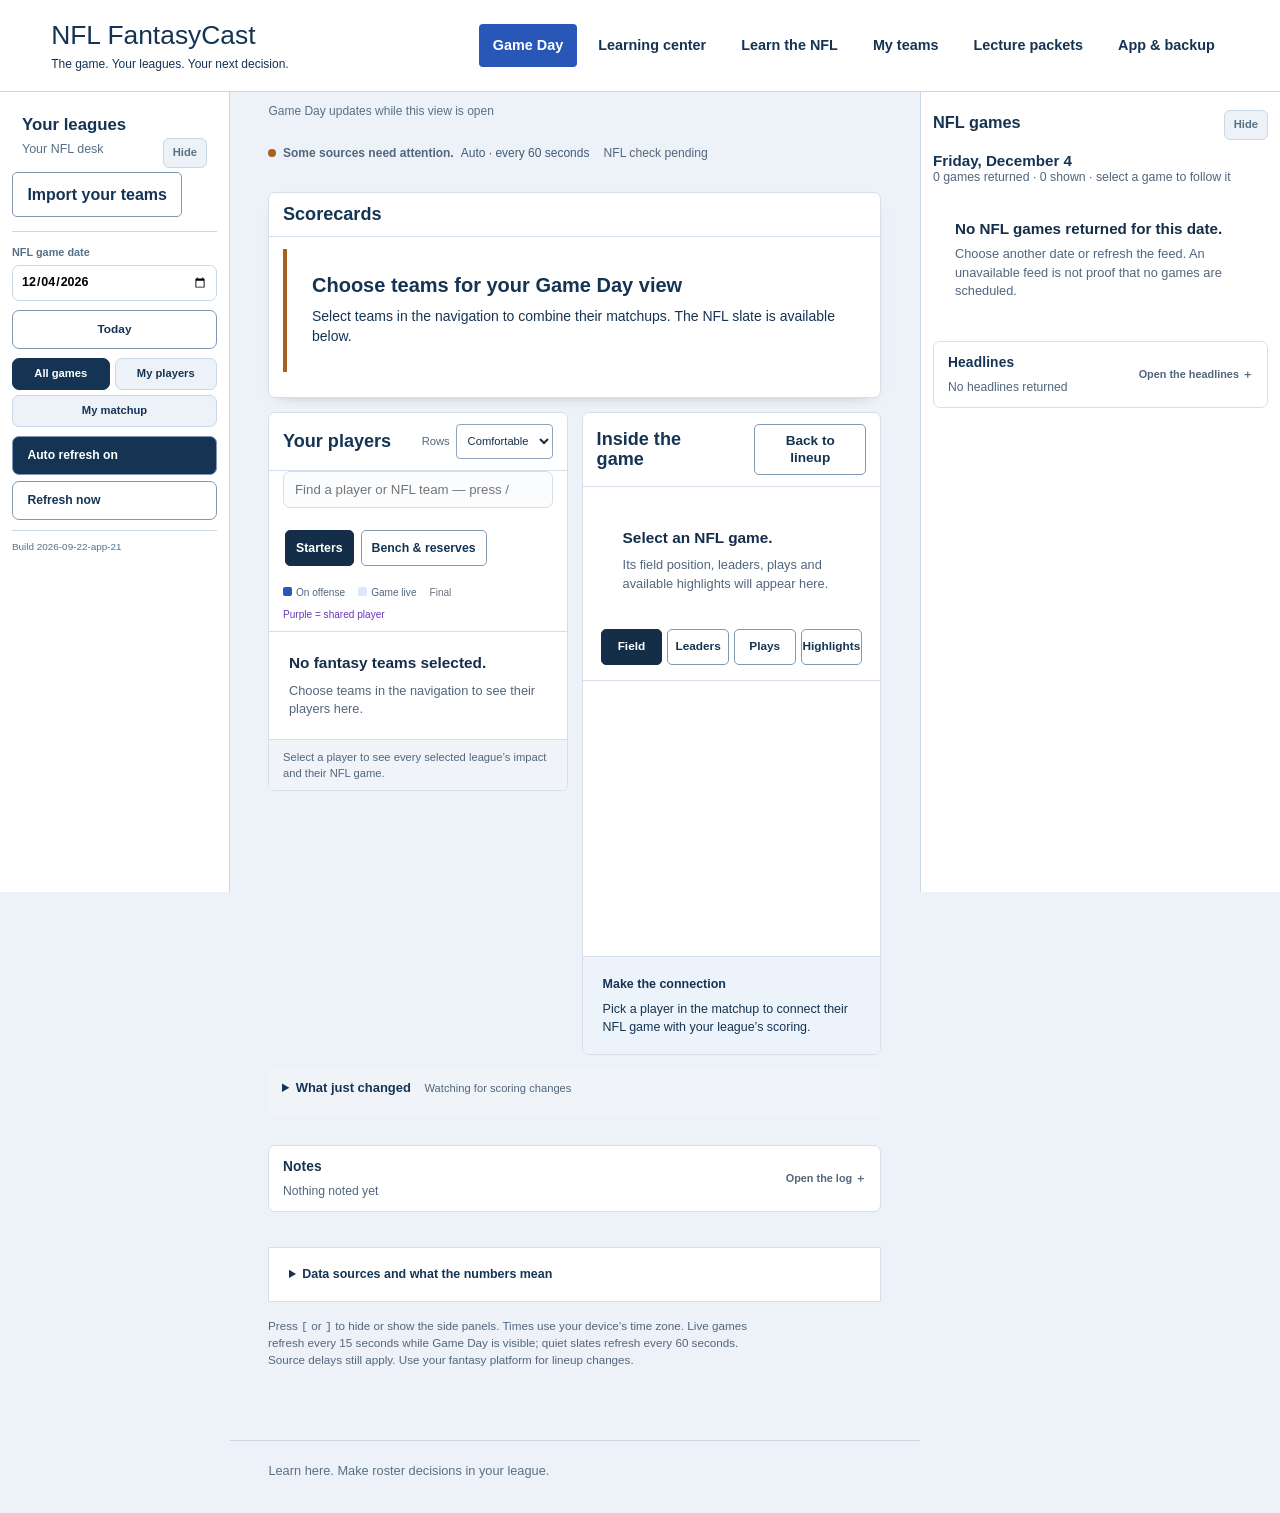
<file: index.html>
<!doctype html>
<html lang="en" data-app="nfl-field-guide">
<head><meta charset="utf-8"><meta name="viewport" content="width=device-width,initial-scale=1,viewport-fit=cover"><meta name="color-scheme" content="light"><meta name="theme-color" content="#153453"><meta name="apple-mobile-web-app-capable" content="yes"><meta name="apple-mobile-web-app-title" content="FantasyCast"><meta name="apple-mobile-web-app-status-bar-style" content="default"><link rel="manifest" href="manifest.webmanifest"><link rel="apple-touch-icon" href="assets/app/icon-180.png"><link rel="icon" href="assets/app/icon-192.png"><title>NFL FantasyCast</title><link rel="stylesheet" href="style.css"><link rel="stylesheet" href="gameday.css"><link rel="stylesheet" href="device.css"><link rel="stylesheet" href="league-rail.css"></head>
<body><a class="skip" href="#main">Skip to content</a><header class="masthead"><a href="#gameday" class="brand"><strong>NFL FantasyCast</strong><span>The game. Your leagues. Your next decision.</span></a><nav aria-label="Main"><a href="#gameday" data-nav="gameday">Game Day</a><a href="#home" data-nav="home">Learning center</a><a href="#learn" data-nav="learn">Learn the NFL</a><a href="#teams" data-nav="teams">My teams</a><a href="#packets" data-nav="packets">Lecture packets</a><a href="#app" data-nav="app">App &amp; backup</a></nav></header><div class="app-frame"><aside id="league-rail" class="league-rail side-pane" aria-label="Your leagues"><div class="pane-grip" data-pane="rail" role="separator" aria-orientation="vertical" aria-label="Resize the league panel" tabindex="0"></div><div class="league-rail-heading"><h2>Your leagues</h2><button class="pane-hide" data-pane-toggle="rail" aria-expanded="true" aria-controls="league-rail" title="Hide the league panel (keyboard: [ )">Hide</button><p id="league-focus-summary" role="status" aria-live="polite"></p></div><button id="all-leagues" class="all-leagues" aria-pressed="true"><span class="all-leagues-mark" aria-hidden="true">▦</span>All leagues</button><p id="league-help" class="league-help">Open one · check several to combine.</p><nav id="league-options" class="league-options" aria-label="League selection"></nav><a id="league-import" class="button" href="#app" hidden>Import your teams</a><div id="league-rail-tools"></div><div id="rail-build" class="rail-build"><span id="rail-build-id">Build —</span><button id="rail-build-update" hidden>Update ready · restart</button></div></aside><div class="app-workspace"><div class="context-strip"><span id="context-kind"></span></div>
<section id="speech" class="speech" aria-label="Presentation controls" hidden><div><b id="speech-title"></b><p id="speech-status" role="status"></p></div><div class="speech-actions"><button id="speech-play">Pause</button><button id="speech-replay">Replay</button><button id="speech-stop">Stop</button><button id="speech-continue" hidden>Continue</button><label>Speed <select id="speech-speed"><option value="0.8">0.8×</option><option value="1" selected>1×</option><option value="1.25">1.25×</option><option value="1.5">1.5×</option><option value="2">2×</option></select></label><button id="speech-close" aria-label="Close presentation">Close</button></div><progress id="speech-progress" max="1" value="0" aria-label="Narration progress"></progress><details><summary>Current narration</summary><p id="speech-caption"></p></details><audio id="narration" preload="metadata"></audio></section>
<main id="main" tabindex="-1"></main><footer class="footer"><p>Learn here. Make roster decisions in your league.</p><p> </p></footer></div><aside id="game-rail" class="game-rail side-pane" aria-label="NFL games and the selected game" hidden><div class="pane-grip" data-pane="game" role="separator" aria-orientation="vertical" aria-label="Resize the games panel" tabindex="0"></div><div class="game-rail-head"><h2>NFL games</h2><button class="pane-hide" data-pane-toggle="game" aria-expanded="true" aria-controls="game-rail" title="Hide the games panel (keyboard: ] )">Hide</button></div><div id="game-rail-body"></div></aside></div><button class="pane-reopen pane-reopen-left" data-pane-toggle="rail" aria-expanded="false" aria-controls="league-rail" title="Show the league panel (keyboard: [ )">Leagues</button><button class="pane-reopen pane-reopen-right" data-pane-toggle="game" aria-expanded="false" aria-controls="game-rail" title="Show the games panel (keyboard: ] )">NFL games</button><div id="notice" role="status" aria-live="polite"></div><noscript>This local interactive guide requires JavaScript. Its authored content and source links are also available in data.json.</noscript><script src="delivery.js"></script><script src="data.js"></script><script src="profile.js"></script><script src="win-chance.js"></script><script src="improve.js"></script><script src="browser-feed.js"></script><script src="device.js"></script><script src="game-insights.js"></script><script src="gameday.js"></script><script src="app.js"></script><script src="present.js"></script></body></html>
</file>
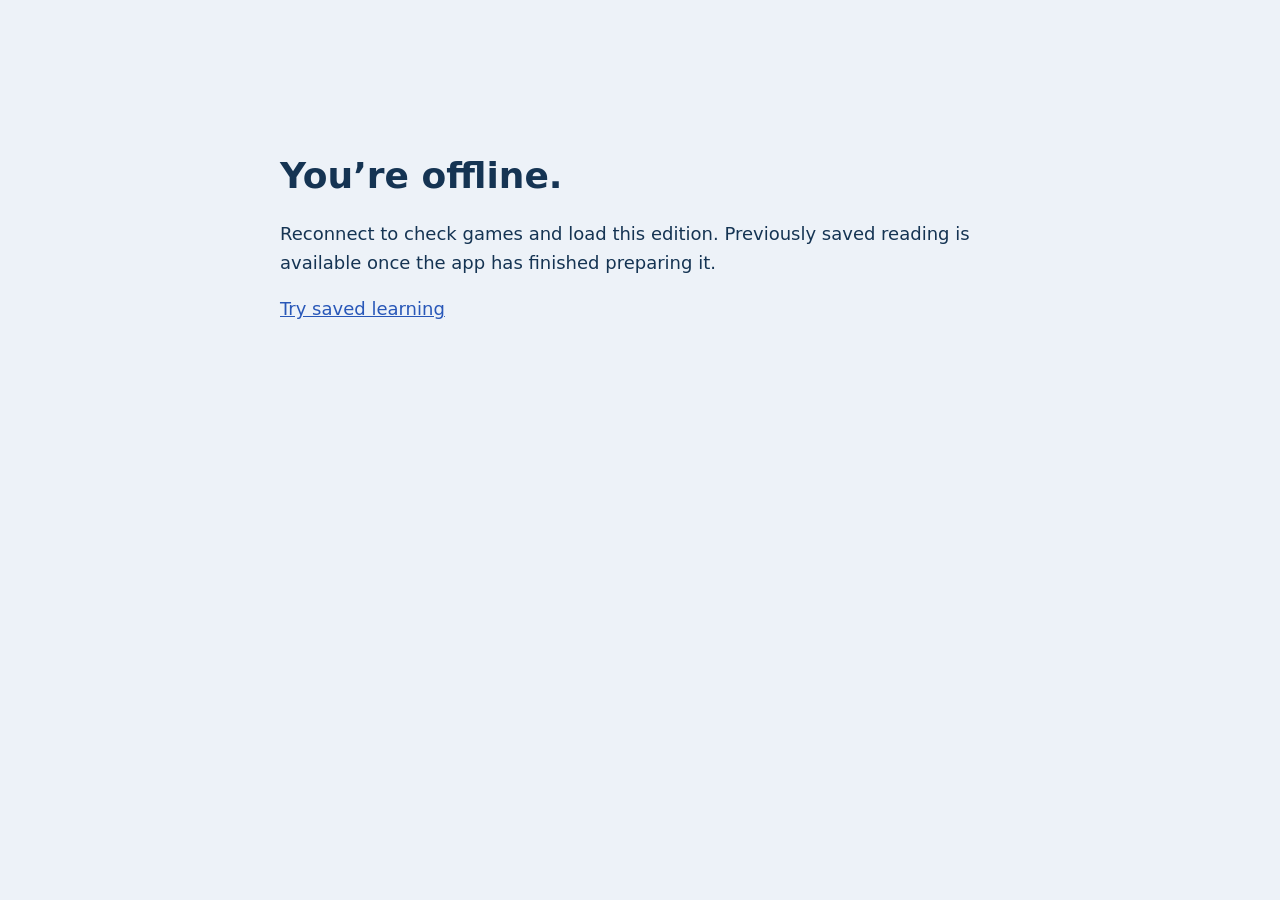
<file: offline.html>
<!doctype html><html lang="en"><meta charset="utf-8"><meta name="viewport" content="width=device-width,initial-scale=1"><title>NFL FantasyCast · Offline</title><style>body{font:18px/1.6 system-ui;background:#edf2f8;color:#153453;max-width:40em;margin:12vh auto;padding:24px}a{color:#2857b8}h1{line-height:1.1}</style><h1>You’re offline.</h1><p>Reconnect to check games and load this edition. Previously saved reading is available once the app has finished preparing it.</p><a href="index.html#learn">Try saved learning</a></html>
</file>
<file: style.css>
:root{--ink:#153453;--blue:#2857b8;--paper:#fff;--wash:#edf2f8;--muted:#587086;--gold:#ddb254;--line:#cad7e4;--warn:#95471f;--display:Impact,'Arial Narrow',sans-serif;--body:-apple-system,BlinkMacSystemFont,'Segoe UI',sans-serif}*{box-sizing:border-box}body{margin:0;color:var(--ink);background:var(--wash);font-family:var(--body);line-height:1.6}a{color:#204e96;text-underline-offset:3px}button,input,select,textarea{font:inherit}button,.button{min-height:44px;border:1px solid #8098b2;border-radius:5px;background:white;color:var(--ink);padding:.55rem .9rem;cursor:pointer;text-decoration:none;display:inline-flex;align-items:center;justify-content:center;gap:.4rem;font-weight:600}button:hover,.button:hover{background:#e5edf9}button:disabled{opacity:.45;cursor:default}button.primary,.button.primary{background:var(--blue);color:white;border-color:var(--blue)}button[aria-pressed=true]{background:var(--ink);color:white}button:focus-visible,a:focus-visible,input:focus-visible,select:focus-visible,textarea:focus-visible,summary:focus-visible{outline:3px solid #a66b00;outline-offset:3px}[hidden]{display:none!important}h1,h2,h3,p,figure{margin-top:0}h1,h2{line-height:1.12}h1{font-family:var(--display);font-weight:400;font-size:clamp(2.7rem,5vw,4.6rem);margin-bottom:18px;max-width:19ch}h2{font-size:1.6rem;margin-bottom:18px}h3{font-size:1.13rem;margin-bottom:8px}p{max-width:75ch}small,.meta{font-size:.82rem;color:var(--muted)}.skip{position:absolute;top:-100px;left:20px;background:white;z-index:20;padding:10px}.skip:focus{top:10px}.masthead{background:white;border-bottom:1px solid var(--line);padding:20px max(4vw,20px);display:flex;gap:25px;justify-content:space-between;align-items:center}.brand{text-decoration:none;color:var(--ink);display:flex;flex-direction:column;line-height:1.2}.brand strong{font-family:var(--display);font-size:1.65rem;font-weight:400}.brand span{font-size:.75rem;margin-top:5px}.masthead nav{display:flex;gap:7px;flex-wrap:wrap}.masthead nav a{padding:10px 14px;color:var(--ink);text-decoration:none;font-size:.9rem;font-weight:650;border-radius:4px}.masthead nav a[aria-current=page]{background:var(--blue);color:white}main{max-width:1320px;margin:auto;padding:36px 4vw 70px;min-height:65vh}.page-head{display:flex;justify-content:space-between;gap:30px;align-items:flex-start;margin-bottom:30px}.page-head .lead{font-size:1.17rem;max-width:60ch}.edition{max-width:310px;border-left:3px solid var(--gold);padding-left:15px;font-size:.87rem}.edition b{display:block}.section-head{display:flex;justify-content:space-between;align-items:center;gap:16px;margin:34px 0 18px}.section-head h2{margin:0}.hero{display:grid;grid-template-columns:1.3fr 1fr;background:var(--paper);border-bottom:5px solid var(--blue);margin:25px 0 35px}.hero-copy{padding:32px}.hero h2{font-family:var(--display);font-weight:400;font-size:2.5rem}.hero img{width:100%;height:100%;max-height:430px;object-fit:cover}.hero figure{margin:0;position:relative;min-height:240px}.hero figcaption{padding:7px 12px;font-size:.7rem;background:white}.hero .lede{font-size:1.08rem}.actions{display:flex;gap:9px;flex-wrap:wrap;margin:18px 0}.news-list{background:white}.news-row{display:grid;grid-template-columns:130px minmax(0,1fr) auto;gap:22px;padding:25px;border-bottom:1px solid var(--line);align-items:center}.news-row:last-child{border-bottom:0}.news-row img{width:130px;height:95px;object-fit:cover}.news-row h3{font-size:1.3rem;line-height:1.3}.news-row p{margin-bottom:7px}.news-row .thumb-fallback{height:95px;background:#e1e9f3;display:flex;align-items:center;justify-content:center;font-family:var(--display);font-size:2rem}.tag{display:inline-block;padding:3px 8px;border-radius:3px;background:#e2eaf7;font-size:.77rem;margin:0 5px 5px 0}.tag.warn{background:#f6e8d5;color:#733e13}.quick-grid{display:grid;grid-template-columns:repeat(3,1fr);gap:20px}.feature{padding:24px;background:white;border-top:3px solid var(--blue)}.feature p{font-size:.93rem}.feature h3{font-size:1.22rem}.facts{display:flex;gap:0;border-top:1px solid var(--line);border-bottom:1px solid var(--line);margin:24px 0;flex-wrap:wrap}.fact{padding:18px 25px 18px 0;flex:1;min-width:130px}.fact strong{display:block;font-family:var(--display);font-size:2.25rem;font-weight:400;line-height:1.1}.fact span{display:block;font-size:.86rem;font-weight:650}.fact small{display:block;font-size:.73rem;max-width:27ch}.reading-layout{display:grid;grid-template-columns:minmax(0,1fr) 265px;gap:32px}.reading{background:white;padding:34px;min-width:0;border-top:5px solid var(--blue)}.reading h1{font-size:clamp(2.5rem,4vw,3.8rem);max-width:25ch}.reading .lead{font-size:1.18rem}.reading-body section{margin:26px 0}.reading-body p{font-size:1.02rem}.reading-rail{font-size:.92rem}.reading-rail section{background:white;padding:20px;margin-bottom:20px;border-top:3px solid var(--gold)}.reading-rail h2{font-size:1.15rem}.reading-rail ul{padding-left:18px}.story-photo{margin:20px 0}.story-photo img{width:100%;max-height:380px;object-fit:cover}.story-photo figcaption{font-size:.73rem;margin-top:5px;color:var(--muted)}.sources{font-size:.82rem;padding-left:20px;overflow-wrap:anywhere}.sources li{margin:8px 0}.explanation{background:#edf3fc;border-left:4px solid var(--blue);padding:20px;margin:24px 0}.watch{border-left:4px solid var(--gold);padding:18px 22px;background:#f6f7fa}.quiz{margin:32px 0 15px;padding-top:24px;border-top:2px solid var(--line)}.quiz h2{font-size:1.35rem}.choices{display:grid;gap:10px}.choices button{justify-content:flex-start;text-align:left;font-weight:500;align-items:flex-start}.choices button b{background:#e0e9f5;border-radius:3px;color:var(--ink);min-width:25px;text-align:center}.feedback{margin-top:16px;background:#e9f1eb;padding:16px}.feedback p{margin-bottom:8px}.interactive{padding:25px;background:#edf3fc;margin:28px 0;border-top:3px solid var(--blue)}.interactive .control-grid{display:grid;grid-template-columns:repeat(3,1fr);gap:15px}.interactive label{display:flex;flex-direction:column;font-size:.85rem;gap:5px}.interactive input,.interactive select{width:100%;padding:9px;border:1px solid #8fa5bf;border-radius:3px;background:white;color:var(--ink)}.calc-result{font-family:var(--display);font-size:2.4rem;line-height:1.2;margin:18px 0 5px}.field{background:#214f65;color:white;border:4px solid white;padding:20px;position:relative;min-height:140px;display:flex;align-items:center;justify-content:center;text-align:center;background-image:repeating-linear-gradient(90deg,transparent,transparent calc(20% - 2px),#ffffff70 calc(20% - 2px),#ffffff70 20%)}.field b{background:#153453;padding:12px 22px;font-size:1.3rem}.conference-map{display:grid;grid-template-columns:1fr 1fr;gap:15px;margin:20px 0}.conference-map>div{background:#e5edf7;padding:18px;border-top:4px solid var(--blue)}.conference-map .divisions{display:grid;grid-template-columns:1fr 1fr;gap:10px}.conference-map section{background:white;padding:10px;font-size:.85rem;margin:0}.conference-map h3{font-size:1rem}.conference-map p{margin:0}.filter-bar{display:flex;gap:15px;flex-wrap:wrap;align-items:flex-end;margin:24px 0}.filter-bar label,.builder label{display:flex;flex-direction:column;gap:6px;font-size:.88rem;font-weight:650}.filter-bar select,.filter-bar input,.builder select,.builder input,.builder textarea{padding:10px;border:1px solid #92a6bd;border-radius:4px;background:white;max-width:100%;min-height:44px;color:var(--ink)}.filter-bar input{min-width:240px}.league-tabs{display:flex;gap:10px;flex-wrap:wrap;margin-bottom:25px}.league-tabs a{background:white;padding:12px 17px;border:1px solid var(--line);border-radius:4px;text-decoration:none}.league-tabs a[aria-current=page]{color:white;background:var(--blue)}.roster-wrap{overflow:auto;border:1px solid var(--line);background:white}.roster{width:100%;border-collapse:collapse;font-size:.9rem}.roster th{text-align:left;background:#e4ecf6;font-size:.8rem}.roster th,.roster td{padding:12px 15px;border-bottom:1px solid var(--line)}.roster td:first-child{font-weight:650}.roster caption{text-align:left;padding:15px;font-weight:650}.team-summary{display:grid;grid-template-columns:1fr 1fr;gap:25px}.team-summary>section{padding:25px;background:white}.roster-category{font-size:.75rem;background:#edf1f6;padding:3px 6px}.builder{background:white;padding:30px;border-top:5px solid var(--blue)}.builder-grid{display:grid;grid-template-columns:repeat(2,1fr);gap:22px}.builder .wide{grid-column:1/-1}.builder textarea{min-height:100px;resize:vertical}.packet-list{display:grid;gap:16px}.packet-row{background:white;padding:22px;display:flex;align-items:center;justify-content:space-between;gap:18px}.packet-row h3{margin-bottom:5px}.packet-row p{margin:0}.packet-context{background:white;border-top:4px solid var(--gold);padding:20px 24px;margin-bottom:25px}.packet-context p{margin:5px 0}.packet-layout{display:grid;grid-template-columns:245px minmax(0,1fr);gap:24px}.packet-nav{background:white;align-self:start;padding:18px;position:sticky;top:15px}.packet-nav ol{padding:0;list-style:none;margin:0}.packet-nav li{border-bottom:1px solid var(--line)}.packet-nav button{border:0;border-radius:0;text-align:left;justify-content:flex-start;font-size:.85rem;width:100%;font-weight:500}.packet-nav button[aria-current=step]{background:#e2ebfa;border-left:4px solid var(--blue);font-weight:700}.packet-nav small{display:block;margin:14px 0}.packet-navigation{display:flex;justify-content:space-between;gap:15px;margin:20px 0}.notes-box{margin-top:25px;padding:20px;background:white}.notes-box label{display:block;font-weight:650;margin-bottom:7px}.notes-box textarea{width:100%;min-height:130px;padding:12px;border:1px solid var(--line);resize:vertical}.empty{padding:35px;background:white;border-top:3px solid var(--gold)}.empty p:last-child{margin-bottom:0}.boundary{background:#fff8e7;border-left:3px solid var(--gold);padding:15px 20px;font-size:.88rem}.footer{border-top:1px solid var(--line);padding:20px 4vw;color:var(--muted);display:flex;justify-content:space-between;gap:18px;font-size:.8rem}.footer a{margin-left:15px}.speech{max-width:1250px;margin:20px auto 0;background:var(--ink);color:white;padding:20px 25px;border-top:4px solid var(--gold)}.speech p{margin:5px 0}.speech-actions{display:flex;gap:8px;align-items:center;flex-wrap:wrap;margin:15px 0}.speech-actions label{display:flex;align-items:center;gap:7px;font-size:.84rem}.speech select{padding:8px;border-radius:3px}.speech progress{width:100%;height:7px;accent-color:var(--gold)}.speech details{font-size:.9rem;margin-top:12px}.speech details p{max-height:170px;overflow:auto}.speech button{font-size:.84rem;min-height:38px}.speech #speech-play,.speech #speech-continue{background:var(--gold)}#notice{position:fixed;bottom:20px;left:50%;transform:translateX(-50%);background:var(--ink);color:white;padding:12px 22px;border-radius:5px;max-width:90vw;z-index:30;box-shadow:0 3px 15px #0003}#notice:empty{display:none}.sr-only{position:absolute;width:1px;height:1px;padding:0;margin:-1px;overflow:hidden;clip:rect(0,0,0,0);white-space:nowrap;border:0}@media(max-width:950px){.masthead{align-items:flex-start;flex-direction:column;gap:16px}.reading-layout{grid-template-columns:1fr}.reading-rail{display:grid;grid-template-columns:1fr 1fr;gap:18px}.quick-grid{grid-template-columns:1fr 1fr}.packet-layout{grid-template-columns:1fr}.packet-nav{position:static}.packet-nav ol{display:flex;overflow:auto;gap:4px}.packet-nav li{min-width:180px;border-bottom:0}.packet-nav button{height:100%}.page-head{flex-direction:column}.edition{max-width:100%}}@media(max-width:600px){main{padding:24px 16px 45px}.masthead{padding:15px 16px}.masthead nav{display:grid;grid-template-columns:1fr 1fr;width:100%;gap:3px}.masthead nav a{font-size:.8rem;text-align:center;padding:9px}.brand strong{font-size:1.5rem}.brand span{font-size:.7rem}h1{font-size:2.6rem}.hero{grid-template-columns:1fr}.hero-copy{padding:23px}.hero h2{font-size:2.15rem}.hero figure{min-height:0}.hero img{max-height:230px}.news-row{grid-template-columns:80px minmax(0,1fr);gap:14px;padding:18px}.news-row img,.news-row .thumb-fallback{width:80px;height:75px}.news-row>.button{grid-column:2;justify-self:start}.news-row h3{font-size:1.13rem}.news-row p{font-size:.9rem}.quick-grid,.team-summary,.builder-grid,.reading-rail{grid-template-columns:1fr}.reading{padding:23px 20px}.reading h1{font-size:2.25rem}.fact{min-width:95px;padding:15px 10px 15px 0}.fact strong{font-size:1.9rem}.fact small{font-size:.7rem}.interactive{padding:20px 15px}.interactive .control-grid{grid-template-columns:1fr 1fr}.conference-map{grid-template-columns:1fr}.builder{padding:24px 20px}.packet-row{align-items:flex-start;flex-direction:column}.filter-bar>*{width:100%}.filter-bar input{min-width:0}.league-tabs a{flex:1;font-size:.85rem;min-width:140px}.roster th,.roster td{padding:10px;font-size:.8rem}.speech{margin:15px 16px 0;padding:17px}.speech-actions{gap:6px}.speech-actions button{padding:7px 10px}.footer{display:block;padding:20px 16px}.footer a{margin:0 15px 0 0}.section-head{align-items:flex-start}.section-head h2{font-size:1.4rem}.section-head a{font-size:.82rem}}@media(prefers-reduced-motion:reduce){*{scroll-behavior:auto!important;animation:none!important;transition:none!important}}@media print{.masthead,.speech,.packet-nav,.packet-navigation,.actions,.footer,.quiz,.notes-box,.builder,#notice{display:none!important}body{background:white}main{max-width:none;padding:0}.reading-layout,.packet-layout{display:block}.reading{border:0;padding:0}.reading-rail{display:block}.reading-rail section{break-inside:avoid}.page-head h1{font-size:2.1rem}}
.viewing-windows{margin:30px 0;padding:25px;background:white;border-top:3px solid var(--gold)}.viewing-windows p{font-size:.9rem}.viewing-windows details{margin-top:12px;font-size:.85rem}.opportunity-funnel{display:grid;gap:10px;margin:20px 0}.opportunity-funnel>div{position:relative;padding:10px 12px;background:#dce7f5;isolation:isolate}.opportunity-funnel b{font-size:1.4rem;margin-right:15px}.opportunity-funnel i{position:absolute;z-index:-1;inset:0 auto 0 0;background:#b9cee9}.carry-row{display:grid;grid-template-columns:70px 1fr 65px;align-items:center;gap:12px;margin:12px 0;font-size:.85rem}.carry-row>div{background:#d4e2f3;height:18px}.carry-row i{display:block;height:18px;background:var(--blue)}.carry-row i.loss{background:var(--warn)}.carry-row b{text-align:right}@media(max-width:600px){.viewing-windows{padding:20px 15px}.viewing-windows th,.viewing-windows td{font-size:.76rem;padding:8px}.carry-row{grid-template-columns:60px 1fr 50px;gap:7px}}
.packet-layout>*{min-width:0}.packet-nav{max-width:100%;min-width:0}.packet-nav ol{max-width:100%}.packet-context,.packet-row>div{min-width:0;overflow-wrap:anywhere}@media(max-width:950px){.packet-layout{grid-template-columns:minmax(0,1fr)}}
.league-grid{grid-template-columns:repeat(2,minmax(0,1fr))}@media(max-width:600px){.league-grid{grid-template-columns:minmax(0,1fr)}}

/* Shared team context belongs to the shell, including the saved learning routes. */
.team-context{display:flex;align-items:center;gap:12px;flex-wrap:wrap;max-width:1500px;margin:0 auto;padding:12px 4%;border-bottom:1px solid #cfdae6;background:#fff}.team-context label{font-size:.85rem;font-weight:700}.team-context select{max-width:390px;width:auto;min-width:0;min-height:44px;padding:9px 12px;border:1px solid #8098b2;border-radius:5px;background:#f5f8fc;color:var(--ink);font-size:.9rem;font-weight:600}.team-context span{font-size:.8rem;color:#526780;margin-left:auto}.game-day-main{max-width:1500px!important;width:100%;padding-top:24px!important}@media(max-width:650px){.team-context{gap:7px;padding:12px 5%}.team-context select{width:100%;max-width:100%}.team-context span{width:100%;margin:0}.masthead nav{gap:12px}}
</file>
<file: gameday.css>
.gameday{--gd-navy:#142d49;--gd-blue:#2857b8;--gd-muted:#52667c;--gd-line:#d5dfe9;--gd-own:#dcecfb;--gd-opp:#f4e6d4;font-size:14px;line-height:1.45;min-width:0}.gameday *{min-width:0}.gameday h1{font-size:clamp(2.7rem,5vw,4rem);margin:0 0 7px}.gameday h2{font-size:1.25rem;margin:0}.gameday h3{font-size:1rem;line-height:1.4;margin:0 0 8px}.gameday p{margin:0 0 10px;max-width:78ch}.gameday p:last-child{margin-bottom:0}.gameday button{font-size:.85rem;line-height:1.3}.gameday button[aria-pressed=true]{background:var(--gd-navy);color:white;border-color:var(--gd-navy)}.gameday button:focus-visible,.gameday select:focus-visible,.gameday input:focus-visible,.gameday a:focus-visible,.gameday summary:focus-visible{outline:3px solid #b67b12;outline-offset:3px;position:relative;z-index:3}.gd-heading{display:flex;justify-content:space-between;align-items:center;gap:20px;margin-bottom:25px}.gd-heading>div>p{font-size:1.02rem;color:var(--gd-muted)}.gd-mode,.gd-filter,.gd-update-actions{display:flex;gap:6px;flex-wrap:wrap}.gd-toolbar{display:flex;gap:12px;align-items:end;flex-wrap:wrap;padding:18px;background:#fff;border-top:4px solid var(--gd-blue)}.gd-toolbar label{display:grid;gap:5px;font-size:.77rem;font-weight:650}.gd-toolbar select,.gd-toolbar input,.gd-density-label select{min-height:44px;padding:9px;border:1px solid #90a4bb;color:var(--gd-navy);background:#fff;border-radius:4px;font:inherit}.gd-league-label{flex:1;min-width:230px}.gd-update-actions{margin-left:auto}.gd-health{display:flex;align-items:center;gap:7px 10px;flex-wrap:wrap;padding:11px 15px;font-size:.75rem;background:#e2eaf5;border-bottom:1px solid var(--gd-line);margin-bottom:20px}.gd-health b{font-weight:600}.gd-status-dot{width:8px;height:8px;border-radius:50%;background:#2f7152;flex:none}.gd-status-dot.gd-status-warn{background:#a6611f}.gd-refresh-mode{margin-left:auto;color:#435b74}.gd-health-error,.gd-health-note{flex-basis:100%;color:#784215}.gd-matchup-banner{background:var(--gd-navy);color:white;border-radius:7px;overflow:hidden;margin-bottom:27px}.gd-banner-top,.gd-banner-bottom{display:flex;gap:12px;justify-content:space-between;align-items:center;padding:11px 20px;font-size:.77rem}.gd-banner-top{background:#203c5b;border-bottom:1px solid #ffffff20}.gd-banner-top>span:first-child{font-weight:650}.gd-banner-bottom{color:#d3dfed;border-top:1px solid #ffffff20;font-size:.71rem}.gd-head-to-head{display:grid;grid-template-columns:1fr auto 1fr;align-items:center;padding:25px 24px;gap:23px}.gd-score-side{display:flex;align-items:center;justify-content:space-between;gap:20px}.gd-score-side h2{font-size:1.25rem;line-height:1.3;margin:3px 0 7px;overflow-wrap:anywhere}.gd-score-side p{color:#c3d1e2;font-size:.75rem}.gd-score-label{color:#afccfa;font-size:.72rem}.gd-score-opponent .gd-score-label{color:#eed4ae}.gd-score-opponent{flex-direction:row-reverse;text-align:right}.gd-vs{color:#b9cbdf;font-size:.8rem}.gd-total{display:grid;justify-items:center;flex:none}.gd-total strong{font-family:var(--display);font-size:clamp(2.5rem,4vw,3.5rem);font-weight:400;line-height:1.1;font-variant-numeric:tabular-nums}.gd-total span{font-size:.65rem;color:#c3d1e2}.gd-score-unavailable{padding:25px;background:white;border-left:4px solid #a6611f;margin-bottom:25px}.gd-score-unavailable h2{margin-bottom:10px}.gd-muted{color:var(--gd-muted);font-size:.77rem}.gd-section-head{display:flex;gap:20px;justify-content:space-between;align-items:center;margin-bottom:14px}.gd-section-head h2{margin-bottom:5px}.gd-slate{margin-bottom:25px}.gd-game-list{display:flex;gap:10px;overflow-x:auto;padding:3px 3px 12px;scrollbar-color:#7a97ba transparent;scroll-snap-type:x proximity}.gd-game-card{flex:0 0 163px;display:grid;gap:8px;text-align:left;padding:13px;background:white;border:1px solid var(--gd-line);border-top:3px solid #a9b8ca;scroll-snap-align:start}.gameday .gd-game-card[aria-pressed=true]{background:#fff;color:var(--gd-navy);border-color:var(--gd-blue);box-shadow:inset 0 0 0 1px var(--gd-blue)}.gd-card-status{color:var(--gd-muted);font-size:.66rem;display:flex;align-items:center;gap:6px;min-height:20px}.gd-card-status i{width:6px;height:6px;display:inline-block;border-radius:50%;background:#237451}.gd-card-team{display:grid;grid-template-columns:25px 1fr auto;gap:6px;align-items:center}.gd-card-team>b{font-size:.83rem}.gd-card-team>strong{font-size:1.14rem;font-variant-numeric:tabular-nums}.gd-club-logo{width:24px;height:24px;object-fit:contain}.gd-game-connections{display:flex;gap:4px;align-items:center;min-height:21px;flex-wrap:wrap;font-size:.6rem;color:var(--gd-muted)}.gd-your-badge,.gd-opp-badge{padding:3px 5px;background:var(--gd-own);color:#244d7a;border-radius:3px}.gd-opp-badge{background:var(--gd-opp);color:#78521e}.gd-columns{display:grid;grid-template-columns:minmax(0,1.12fr) minmax(0,1fr);gap:20px;align-items:start}.gd-panel{background:white;border:1px solid var(--gd-line);border-radius:7px;overflow:hidden}.gd-panel-head{display:flex;justify-content:space-between;gap:12px;align-items:center;padding:15px 18px;border-bottom:1px solid var(--gd-line);min-height:73px}.gd-panel-head h2{font-size:1.13rem}.gd-density-label{display:flex;gap:6px;align-items:center;font-size:.7rem;color:var(--gd-muted)}.gd-density-label select{font-size:.7rem;padding:7px;min-height:35px;max-width:115px}.gd-roster-tabs{display:flex;gap:7px;padding:12px 16px}.gd-roster-tabs button{min-height:36px;font-size:.77rem;padding:7px 10px}.gd-lineup-labels{display:grid;grid-template-columns:1fr 1fr;background:#eaf0f6;padding:10px 15px;font-size:.7rem;font-weight:650;gap:16px}.gd-lineup-labels>span:last-child{text-align:right}.gd-player-pair{display:grid;grid-template-columns:1fr 1fr;border-top:1px solid var(--gd-line)}.gameday .gd-player{display:grid;grid-template-columns:30px minmax(0,1fr) auto;gap:6px 7px;align-items:start;border:0;border-radius:0;background:white;padding:14px 12px;text-align:left;color:var(--gd-navy);font-size:.76rem;width:100%;position:relative}.gameday .gd-player:hover{background:#edf3fb}.gameday .gd-player[aria-pressed=true]{background:#e2edfc;box-shadow:inset 3px 0 0 var(--gd-blue);color:var(--gd-navy)}.gd-player+.gd-player,.gd-player+.gd-player-empty{border-left:1px solid var(--gd-line)}.gd-avatar{width:30px;height:35px;object-fit:cover;object-position:top;border-radius:4px;background:#edf2f7}.gd-initials{display:flex;align-items:center;justify-content:center;color:#546a83;font-size:.65rem;object-fit:contain}.gd-image-failed{visibility:hidden}.gd-player-name{font-weight:650;line-height:1.3;align-self:center;overflow-wrap:anywhere}.gd-player-name small{display:block;color:var(--gd-muted);font-size:.63rem;margin-top:4px;font-weight:400}.gd-injury{color:#a54c20;display:inline-block;font-weight:650}.gd-player-points{font-size:.95rem;text-align:right;line-height:1.3;font-variant-numeric:tabular-nums;white-space:nowrap}.gd-player-points small{display:block;font-size:.6rem;color:var(--gd-muted);font-weight:400}.gd-player-status,.gd-player-line{grid-column:1/-1;font-size:.66rem;font-weight:400;line-height:1.45;color:var(--gd-muted)}.gd-player-line{color:#284562}.gd-live-text{color:#28734f}.gd-player-empty{display:flex;padding:20px 15px;font-size:.72rem;color:var(--gd-muted);align-items:center;justify-content:center;text-align:center}.gd-panel-foot{padding:13px 16px;background:#f0f4f9;color:var(--gd-muted);font-size:.7rem;border-top:1px solid var(--gd-line)}.gd-game-score{padding:20px 20px 0}.gd-selected-teams{display:grid;grid-template-columns:1fr 1fr;gap:24px}.gd-selected-teams>div{display:flex;align-items:center;gap:10px}.gd-selected-teams>div:last-child{flex-direction:row-reverse}.gd-selected-logo{width:42px;height:42px;object-fit:contain}.gd-selected-teams b{font-size:1rem}.gd-selected-teams strong{font-family:var(--display);font-size:2.3rem;font-weight:400;margin-left:auto;font-variant-numeric:tabular-nums}.gd-selected-teams>div:last-child strong{margin:0 auto 0 0}.gd-selected-status{text-align:center;font-size:.81rem;margin:10px 0!important;font-weight:650}.gd-game-name{display:flex;justify-content:space-between;gap:10px;font-size:.67rem}.gd-game-name a{white-space:nowrap}.gd-detail-tabs{display:flex;gap:5px;padding:15px 18px;border-bottom:1px solid var(--gd-line);overflow-x:auto}.gd-detail-tabs button{font-size:.74rem;min-height:36px;padding:8px 11px;flex:1}.gd-game-detail{padding:20px;min-height:275px}.gd-field-context{display:flex;gap:10px;align-items:center;justify-content:space-between;font-size:.75rem;margin-bottom:12px}.gd-field-context h3{margin:0}.gd-field{height:140px;position:relative;background:repeating-linear-gradient(90deg,transparent 0,transparent calc(8% - 1px),#ffffff60 calc(8% - 1px),#ffffff60 8%),#325e49;background-position:10% 0;border:2px solid #d3dfd6;border-radius:4px;color:white;overflow:hidden}.gd-endzone{position:absolute;inset:0 auto 0 0;width:10%;display:grid;place-items:center;writing-mode:vertical-rl;background:#173a59;font-size:.8rem;letter-spacing:2px;font-weight:650}.gd-endzone-far{left:auto;right:0;background:#684938}.gd-midfield{position:absolute;left:50%;bottom:5px;transform:translateX(-50%);font-size:.75rem}.gd-scrimmage,.gd-gain{position:absolute;top:0;bottom:0;width:3px;background:#87bfff}.gd-gain{background:#f0ce5b;width:2px}.gd-ball{position:absolute;top:46%;transform:translateX(-50%);background:white;color:var(--gd-navy);padding:1px 9px;border-radius:12px;font-size:1rem;line-height:1.2;font-weight:700}.gd-field-legend{display:flex;gap:10px;flex-wrap:wrap;font-size:.62rem;color:var(--gd-muted);margin:8px 0}.gd-field-empty{padding:28px 20px;min-height:125px;background:#eaf1f0;display:grid;place-content:center;gap:8px;text-align:center;border:1px solid #d2ded8;margin-bottom:13px}.gd-field-empty span{font-size:.76rem;color:var(--gd-muted)}.gd-last-play{padding:15px;margin-top:15px;background:#f0f4f9;border-left:3px solid var(--gd-blue)}.gd-last-play>span{font-size:.7rem;color:var(--gd-muted)}.gd-last-play p{font-size:.8rem;margin-top:5px}.gd-leaders>section{border-bottom:1px solid var(--gd-line);padding:12px 0 16px}.gd-leaders>section:first-child{padding-top:0}.gd-leaders>section:last-child{border:0;padding-bottom:0}.gd-leaders h3{font-size:.75rem;color:var(--gd-muted)}.gd-leader-pair{display:grid;grid-template-columns:1fr 1fr;gap:16px}.gd-leader{display:flex;gap:9px;align-items:start}.gd-leader b{font-size:.75rem;font-weight:600;display:block}.gd-leader span{font-size:.62rem;display:block;color:var(--gd-muted)}.gd-leader strong{font-size:1rem;display:block;margin-top:3px}.gd-plays{list-style:none;padding:0;margin:0;max-height:540px;overflow-y:auto;scrollbar-color:#8199b5 transparent}.gd-plays li{display:grid;grid-template-columns:62px minmax(0,1fr);gap:12px;padding:14px 0;border-bottom:1px solid var(--gd-line)}.gd-plays li:first-child{padding-top:0}.gd-plays li>div p{font-size:.79rem}.gd-play-clock{font-size:.66rem;color:var(--gd-muted)}.gd-play-clock b{display:block;color:var(--gd-navy);margin:3px 0}.gd-play-clock em{font-style:normal;font-size:.61rem;display:block;background:#e8efdb;color:#496323;padding:3px}.gd-plays small{color:var(--gd-muted);font-size:.64rem}.gd-highlights article{padding-bottom:20px;margin-bottom:20px;border-bottom:1px solid var(--gd-line)}.gd-highlights article:last-child{padding:0;margin:0;border:0}.gd-highlight-image{display:block;position:relative;margin-bottom:12px;background:#e2e9f0}.gd-highlight-image img{width:100%;aspect-ratio:16/9;object-fit:cover;display:block}.gd-highlight-image>span{position:absolute;left:50%;top:50%;transform:translate(-50%,-50%);background:#142d49de;border:2px solid white;color:white;border-radius:50%;height:48px;width:48px;display:grid;place-items:center;font-size:2rem}.gd-highlights h3{font-size:.95rem}.gd-highlights p{font-size:.78rem}.gd-player-prompt{padding:18px 20px;background:#edf3fa;border-top:1px solid var(--gd-line);font-size:.78rem}.gd-player-prompt b{display:block;margin-bottom:7px}.gd-player-context{padding:20px;background:#eaf1f9;border-top:3px solid #6690c5}.gd-context-head{display:flex;gap:10px;align-items:center;margin-bottom:13px}.gd-context-head>div{flex:1}.gd-context-head span{font-size:.65rem;color:var(--gd-muted)}.gd-context-head h3{font-size:.91rem;margin:2px 0}.gd-context-head p{font-size:.7rem;color:var(--gd-muted)}.gd-context-head>strong{font-size:1.4rem;font-variant-numeric:tabular-nums;text-align:right}.gd-context-head>strong small{display:block;font-size:.6rem;font-weight:400;color:var(--gd-muted)}.gd-player-context>p{font-size:.76rem}.gd-player-context summary{font-size:.8rem;font-weight:650;cursor:pointer;padding:8px 0}.gd-player-context details>p{font-size:.75rem}.gd-player-context details>button{margin-top:12px;font-size:.76rem}.gd-rates{display:grid;grid-template-columns:1fr 1fr;gap:0 20px;margin:8px 0 15px}.gd-rates>div{display:flex;justify-content:space-between;gap:10px;border-bottom:1px solid #c8d6e6;padding:7px 0;font-size:.69rem}.gd-rates dd{margin:0;font-weight:700;font-variant-numeric:tabular-nums}.gd-game-sources{background:#f5f7fa;padding:12px 18px;font-size:.68rem;border-top:1px solid var(--gd-line)}.gd-game-sources:empty{display:none}.gd-source{display:block;margin:5px 0;color:var(--gd-muted);font-size:.69rem;overflow-wrap:anywhere}.gd-source>a{margin-left:9px}.gd-source-stale,.gd-source-unavailable{color:#8f491e}.gd-source-error{display:block;margin:3px 0}.gd-provenance{margin-top:25px;background:#fff;padding:17px 20px;border:1px solid var(--gd-line);font-size:.78rem}.gd-provenance summary{cursor:pointer;font-weight:650}.gd-provenance>p{margin-top:12px;color:var(--gd-muted)}.gd-bottom-note{font-size:.73rem;color:var(--gd-muted);margin-top:16px!important}.gd-empty{padding:20px;color:var(--gd-muted)}.gd-empty h3{font-size:.96rem;color:var(--gd-navy)}.gd-empty p{font-size:.8rem}.gd-inline-warning{font-size:.77rem;background:#fff0d9;color:#78451f;padding:12px;margin-bottom:15px!important}.gameday[data-focus=game] .gd-columns{grid-template-columns:minmax(0,1.15fr) minmax(0,1fr)}.gameday[data-focus=game] .gd-game-panel{grid-column:1;grid-row:1}.gameday[data-focus=game] .gd-matchup-panel{grid-column:2;grid-row:1}.gameday[data-density=compact] .gd-player{padding:9px 10px;gap:3px 7px}.gameday[data-density=compact] .gd-player-line{display:none}
@media(min-width:1550px){main:has(.gameday){max-width:1540px}.gd-columns{grid-template-columns:minmax(0,1.15fr) minmax(0,1fr)}.gd-player-name{font-size:.85rem}.gd-player-status,.gd-player-line{font-size:.71rem}.gd-game-card{flex-basis:180px}}
@media(max-width:1050px){.gd-toolbar{gap:10px}.gd-update-actions{margin-left:0}.gd-head-to-head{padding:20px 18px;gap:16px}.gd-score-side{gap:12px;align-items:flex-start;flex-direction:column}.gd-score-opponent{align-items:flex-end}.gd-total{justify-items:start}.gd-score-opponent .gd-total{justify-items:end}.gd-player{grid-template-columns:26px minmax(0,1fr) auto!important;padding:12px 8px!important;gap:5px!important}.gd-avatar{width:26px;height:31px}.gd-player-name{font-size:.7rem}.gd-player-points{font-size:.84rem}.gd-columns{gap:13px}.gd-panel-head{padding:13px}.gd-game-detail{padding:15px}.gd-selected-teams{gap:12px}.gd-selected-logo{width:30px;height:30px}.gd-selected-teams>div{gap:6px}.gd-detail-tabs{padding:12px;gap:4px}.gd-detail-tabs button{padding:8px 7px;font-size:.7rem}.gd-player-context{padding:15px}.gd-leader-pair{gap:9px}.gd-leader{gap:6px}}
@media(max-width:760px){.gd-heading{align-items:flex-start;flex-direction:column;gap:15px}.gd-heading h1{font-size:3rem}.gd-mode{width:100%}.gd-mode button{flex:1}.gd-columns,.gameday[data-focus=game] .gd-columns{grid-template-columns:minmax(0,1fr)}.gameday[data-focus=game] .gd-game-panel,.gameday[data-focus=game] .gd-matchup-panel{grid-row:auto;grid-column:auto}.gameday[data-focus=game] .gd-game-panel{order:-1}.gd-game-panel{scroll-margin-top:15px}.gd-toolbar{padding:15px}.gd-league-label{flex-basis:100%;min-width:0}.gd-toolbar label:not(.gd-league-label){flex:1}.gd-toolbar select,.gd-toolbar input{font-size:16px;width:100%}.gd-update-actions{width:100%}.gd-update-actions button{flex:1}.gd-health{gap:7px}.gd-refresh-mode{margin-left:0;flex-basis:100%}.gd-section-head{align-items:flex-start;flex-direction:column;gap:13px}.gd-filter{width:100%}.gd-filter button{flex:1;font-size:.76rem;padding:8px}.gd-head-to-head{padding:20px 16px;gap:12px}.gd-score-side h2{font-size:1.02rem}.gd-score-side p{font-size:.65rem;max-width:20ch}.gd-total strong{font-size:2.65rem}.gd-banner-top,.gd-banner-bottom{padding:10px 14px;font-size:.66rem}.gd-banner-bottom{align-items:flex-start;flex-direction:column;gap:5px}.gd-banner-top span:last-child{text-align:right}.gd-player{padding:13px 10px!important;gap:5px 7px!important}.gd-player-name{font-size:.78rem}.gd-player-points{font-size:.95rem}.gd-player-status,.gd-player-line{font-size:.68rem}.gd-game-detail{padding:20px}.gd-panel-head{padding:14px 17px}.gd-game-score{padding:20px 20px 0}.gd-selected-logo{width:40px;height:40px}.gd-selected-teams{gap:20px}.gd-detail-tabs{padding:13px 16px}.gd-detail-tabs button{font-size:.78rem}.gd-leader{gap:9px}.gd-player-context{padding:20px}.gd-game-sources{padding:12px 18px}.gd-source{font-size:.66rem}.gd-provenance{padding:15px}.gd-field{height:145px}}
@media(max-width:390px){.gd-head-to-head{padding:17px 12px;gap:8px}.gd-score-side h2{font-size:.93rem}.gd-total strong{font-size:2.4rem}.gd-vs{font-size:.68rem}.gd-player{grid-template-columns:minmax(0,1fr) auto!important;padding:12px 8px!important}.gd-player>.gd-avatar{display:none}.gd-player-name{font-size:.73rem}.gd-player-points{font-size:.89rem}.gd-panel-head h2{font-size:1rem}.gd-density-label{gap:4px;font-size:.65rem}.gd-density-label select{max-width:103px;font-size:.65rem}.gd-game-detail{padding:15px}.gd-game-score{padding:16px 15px 0}.gd-detail-tabs{padding:12px 10px;gap:3px}.gd-detail-tabs button{font-size:.71rem}.gd-selected-logo{width:30px;height:30px}.gd-selected-teams strong{font-size:2rem}.gd-player-context{padding:16px}.gd-context-head{gap:8px}.gd-context-head h3{font-size:.85rem}.gd-context-head>strong{font-size:1.2rem}.gd-rates{grid-template-columns:1fr}.gd-leader-pair{gap:12px}.gd-leader b{font-size:.7rem}.gd-leader strong{font-size:.88rem}}
@media(prefers-reduced-motion:reduce){.gameday *{scroll-behavior:auto!important;transition:none!important;animation:none!important}}
@media print{.gd-toolbar,.gd-mode,.gd-filter,.gd-detail-tabs,.gd-roster-tabs,.gd-density-label{display:none!important}.gd-columns{display:block}.gd-panel{margin-bottom:20px;break-inside:avoid}.gd-game-list{flex-wrap:wrap;overflow:visible}.gd-matchup-banner{color:#153453;background:white;border:2px solid #153453}.gd-banner-top{background:white}.gd-banner-bottom,.gd-score-side p,.gd-score-label,.gd-total span{color:#153453}}

.gd-matchup-freshness{padding:11px 20px;background:#233f60;border-top:1px solid #ffffff25;color:#e0eaf6;font-size:.7rem}.gd-matchup-freshness p{max-width:none}.gd-context-absent{padding:10px;border-left:3px solid #a97432;background:#fff5e3;color:#72471d}.gd-source-snapshot{color:#755020}

.gd-matchup-margin{display:flex;gap:8px 20px;justify-content:space-between;align-items:center;padding:11px 20px;margin:0!important;background:#1d3856;border-top:1px solid #ffffff20;font-size:.78rem;max-width:none!important}.gd-matchup-margin>span{font-size:.67rem;color:#cfdded}.gd-detail-actions{display:flex;align-items:center;gap:10px}.gd-back-lineup{display:none}.gd-panel-head h2[tabindex]:focus{outline:2px solid #b67b12;outline-offset:4px}.gd-player-empty>span[aria-hidden]{font-size:1.4rem;color:#8b9db0}.gd-heading{margin-bottom:18px}.gd-matchup-banner{margin-bottom:18px}
@media(max-width:760px){.gd-heading{gap:10px;margin-bottom:16px}.gd-heading h1{font-size:2.35rem;line-height:1.05;margin-bottom:4px}.gd-heading>div>p{font-size:.85rem}.gd-mode button{min-height:44px}.gd-matchup-banner{margin-bottom:15px}.gd-head-to-head{padding:16px}.gd-score-side p{font-size:.68rem}.gd-matchup-margin{padding:10px 14px;align-items:flex-start;flex-direction:column;gap:3px}.gd-matchup-margin b{font-size:.84rem}.gd-banner-bottom{gap:3px}.gd-toolbar{padding:12px}.gd-health{margin-bottom:18px}.gd-back-lineup{display:inline-flex;min-height:44px!important;font-size:.71rem!important;padding:7px 9px!important}.gd-detail-actions{gap:6px;align-items:flex-end;flex-direction:column}.gd-game-panel .gd-panel-head{gap:8px}.gd-detail-tabs button,.gd-roster-tabs button,.gd-density-label select{min-height:44px}.gd-player-name{line-height:1.4}.gd-player-name small{font-size:.67rem;line-height:1.45}.gd-player-status,.gd-player-line{font-size:.71rem;line-height:1.45}.gd-lineup-labels{font-size:.73rem}.gameday[data-density=compact] .gd-player{padding-block:10px!important}}
@media(max-width:390px){.gd-player-name{font-size:.78rem}.gd-player-name small{font-size:.66rem}.gd-player-status,.gd-player-line{font-size:.69rem}.gd-score-side h2{font-size:.98rem}.gd-total strong{font-size:2.5rem}.gd-head-to-head{padding:16px 12px}.gd-detail-actions #gd-detail-state{font-size:.66rem}.gd-game-panel .gd-panel-head h2{font-size:1rem}}
@media print{.gd-back-lineup{display:none!important}.gd-matchup-margin{background:white;color:#153453}.gd-matchup-margin>span{color:#153453}}
@media(max-width:760px){.gd-head-to-head{align-items:stretch}.gd-vs{align-self:center}}

.gameday{container-type:inline-size;container-name:game-day}
.gd-overview-heading{display:flex;gap:16px;align-items:end;justify-content:space-between;margin-bottom:14px}.gd-overview-heading h2{margin:3px 0 0;font-family:var(--display);font-size:2rem;font-weight:400}.gd-eyebrow{text-transform:uppercase;letter-spacing:.09em;color:var(--gd-muted);font-size:.65rem;font-weight:700}.gd-overview-heading>p{font-size:.76rem;color:var(--gd-muted);max-width:36ch;text-align:right}.gd-overview-grid{display:grid;grid-template-columns:repeat(auto-fit,minmax(min(100%,190px),1fr));gap:12px;margin-bottom:20px}.gd-overview-card{position:relative;container-type:inline-size;container-name:matchup-card;background:var(--gd-navy);color:#fff;border-radius:6px;overflow:hidden;min-width:0;border:1px solid #203c5b}.gameday .gd-overview-open{display:block;width:100%;height:auto;text-align:left;color:#fff;background:transparent;border:0;border-radius:0;padding:0;min-width:0}.gameday .gd-overview-open:hover{background:#203c5b;color:#fff}.gd-overview-open:focus-visible{outline-offset:-4px!important}.gd-overview-league{display:flex;flex-direction:column;gap:5px;padding:13px 15px;border-bottom:1px solid #ffffff25;background:#203c5b;font-size:.85rem}.gd-overview-league>b{overflow-wrap:anywhere}.gd-overview-league>span{font-size:.66rem;font-weight:400;color:#d4e2f1;display:flex;justify-content:space-between}.gd-overview-scores{display:grid;grid-template-columns:1fr 1fr;gap:17px;padding:16px 15px}.gd-overview-team{display:flex;flex-direction:column;gap:5px;min-width:0}.gd-overview-team:last-child{text-align:right;align-items:flex-end}.gd-overview-team>small{font-size:.62rem;color:#b3d1ff}.gd-overview-team:last-child>small{color:#eed4ae}.gd-overview-team>span{font-size:.8rem;font-weight:600;overflow-wrap:anywhere;min-height:2.6em}.gd-overview-team>strong{font-family:var(--display);font-weight:400;font-size:2.25rem;line-height:1.1;font-variant-numeric:tabular-nums;display:flex;align-items:baseline;gap:5px}.gd-overview-team strong>small{font:400 .6rem var(--body,system-ui);color:#c9d9e9}.gd-overview-card .gd-matchup-margin{padding:10px 15px;display:block;font-size:.8rem}.gd-overview-card .gd-matchup-margin>span{display:block;margin-top:4px;font-size:.61rem}.gd-card-progress{display:grid;gap:5px;padding:12px 15px;border-top:1px solid #ffffff20;color:#d0deed;font-size:.65rem;font-weight:400;line-height:1.5}.gd-card-progress b{color:#fff;display:block;font-weight:600}.gd-card-source{background:#eaf0f7;color:var(--gd-navy);padding:10px 15px;font-size:.65rem;line-height:1.45;overflow-wrap:anywhere}.gd-card-source .gd-source{font-size:.64rem}.gd-card-source p{font-size:.65rem;line-height:1.45}.gd-card-source .gd-inline-warning{font-size:.67rem;padding:8px;margin-bottom:6px!important}.gd-card-source .gd-source-snapshot{font-weight:600}.gd-aggregate-note{font-size:.67rem!important;color:var(--gd-muted);padding:10px 15px;border-bottom:1px solid var(--gd-line)}.gd-position-group>h3{margin:0!important;padding:9px 15px;background:#dfe8f4;font-family:var(--display);font-size:1.08rem;letter-spacing:.04em;font-weight:400;border-bottom:1px solid #c7d6e7}.gd-position-group .gd-player-pair:first-of-type{border-top:0}.gd-aggregate-player{align-content:start}.gd-exposure-count{font-family:var(--display);font-weight:400;font-size:1.2rem;text-align:right;line-height:1.05;color:#2857b8}.gd-exposure-count small{display:block;font:400 .59rem var(--body,system-ui);color:var(--gd-muted);margin-top:4px}.gd-league-impacts{grid-column:1/-1;display:grid;margin-top:4px;gap:5px;min-width:0}.gd-league-impact{display:flex;align-items:center;justify-content:space-between;gap:7px;background:#eaf1fb;border-left:2px solid #6089c4;padding:7px;font-size:.65rem;line-height:1.35;min-width:0}.gd-player-row[data-player-side=opponent] .gd-league-impact{background:#faf2e5;border-left-color:#b58b49}.gd-league-impact>span{overflow-wrap:anywhere;min-width:0;font-weight:600}.gd-league-impact small{display:block;font-size:.58rem;color:#50657d;font-weight:400;margin-top:3px}.gd-league-impact>strong{font-size:.82rem;text-align:right;font-variant-numeric:tabular-nums;white-space:nowrap;flex:none}.gd-league-impact>strong small{margin-top:0}.gd-opposite-exposure{grid-column:1/-1;color:#78531c;font-size:.62rem;line-height:1.4;font-weight:400}.gd-impact-list{display:grid;margin-top:15px;border-top:1px solid #c1d2e7}.gd-impact-row{display:grid;grid-template-columns:minmax(0,1fr) auto;gap:9px 12px;padding:13px 0;border-bottom:1px solid #c1d2e7}.gd-impact-row>div>b{display:block;font-size:.78rem;margin-bottom:7px;overflow-wrap:anywhere}.gd-impact-row>div>span{display:inline-block;font-size:.63rem}.gd-impact-row>strong{font-size:1.16rem;text-align:right;font-variant-numeric:tabular-nums}.gd-impact-row>strong>small{display:block;font-size:.59rem;color:var(--gd-muted);font-weight:400;white-space:nowrap}.gd-impact-row .gd-impact-freshness{grid-column:1/-1;font-size:.65rem;color:#795019}.gd-impact-row>button{justify-self:start;font-size:.68rem;min-height:36px;padding:7px 9px}.gd-impact-row>a{font-size:.67rem;align-self:center}.gd-impact-context>button{font-size:.76rem;margin-top:12px}.gd-impact-context>p.gd-muted{margin-top:13px}.gameday[data-combined=true] .gd-columns{grid-template-columns:minmax(0,1.4fr) minmax(0,1fr)}.gameday[data-combined=true][data-focus=game] .gd-columns{grid-template-columns:minmax(0,1fr) minmax(0,1.4fr)}
@container game-day (max-width:850px){.gd-columns,.gameday[data-focus=game] .gd-columns,.gameday[data-combined=true] .gd-columns,.gameday[data-combined=true][data-focus=game] .gd-columns{grid-template-columns:minmax(0,1fr)}.gameday[data-focus=game] .gd-game-panel,.gameday[data-focus=game] .gd-matchup-panel{grid-column:auto;grid-row:auto}.gameday[data-focus=game] .gd-game-panel{order:-1}.gd-back-lineup{display:inline-flex;min-height:44px;font-size:.71rem;padding:7px 9px}.gd-head-to-head{gap:16px}.gd-score-side{align-items:flex-start;flex-direction:column;gap:12px}.gd-score-opponent{align-items:flex-end}.gd-total{justify-items:start}.gd-score-opponent .gd-total{justify-items:end}}
@container game-day (max-width:1050px){.gd-overview-grid{display:flex;overflow-x:auto;scroll-snap-type:x proximity;padding-bottom:12px}.gd-overview-card{flex:0 0 260px;scroll-snap-align:start}.gd-aggregate-player>.gd-avatar{display:none}.gameday .gd-aggregate-player{grid-template-columns:minmax(0,1fr) auto!important}.gd-league-impact{padding:6px;gap:5px}.gd-league-impact>strong{font-size:.77rem}}
@container game-day (max-width:550px){.gd-overview-heading{align-items:start;flex-direction:column;gap:7px}.gd-overview-heading h2{font-size:1.75rem}.gd-overview-heading>p{text-align:left;max-width:none}.gd-overview-grid{display:flex;overflow-x:auto;scroll-snap-type:x mandatory;padding-bottom:12px;gap:10px}.gd-overview-card{flex:0 0 88%;scroll-snap-align:start}.gd-overview-scores{padding:13px 14px}.gd-overview-team>strong{font-size:2.35rem}.gd-overview-league{padding:12px 14px}.gd-overview-card .gd-matchup-margin{padding:10px 14px}.gd-card-source{padding:10px 14px}.gd-overview-team>span{min-height:0}.gd-overview-grid::after{content:'';flex:0 0 1px}.gd-overview-heading::after{content:'Swipe matchup cards · tap to open a league';font-size:.65rem;color:var(--gd-muted)}.gd-exposure-count{font-size:1.1rem}.gd-league-impact{align-items:start;flex-direction:column;gap:5px}.gd-league-impact>strong{display:flex;align-items:baseline;gap:4px;font-size:.88rem}.gd-league-impact>strong small{display:inline}.gd-league-impact>span{font-size:.64rem}.gd-league-impact small{font-size:.6rem}.gd-impact-row>button{min-height:44px}.gd-position-group>h3{padding:9px 12px}.gd-aggregate-note{padding:9px 12px}.gd-opposite-exposure{font-size:.64rem}}
@media print{.gd-overview-grid{display:grid;grid-template-columns:repeat(2,minmax(0,1fr));overflow:visible}.gd-overview-card{break-inside:avoid}.gd-overview-open{color:#142d49!important}.gd-overview-heading::after{display:none}}
.gd-impact-source{grid-column:1/-1;min-width:0}.gd-impact-source .gd-source{font-size:.64rem;margin:0}
.gd-card-freshness{display:flex;gap:3px 8px;flex-wrap:wrap;align-items:baseline}.gd-card-freshness>b{font-weight:650}.gd-card-freshness>a{margin-left:auto}.gd-card-progress{font-size:.63rem;padding:10px 14px;gap:6px}.gd-card-progress b{display:inline;margin-right:5px}.gd-card-source{padding:9px 14px}.gd-card-source>p+p{margin-top:5px}.gd-overview-team>span{min-height:0}.gd-overview-scores{padding:13px 14px}.gd-overview-card .gd-matchup-margin{padding:9px 14px}

.gd-overview-team>strong{display:block;font-size:clamp(1.25rem,11cqi,2.25rem)}.gd-overview-team strong>small{display:block;margin-top:3px}

/* Game-day identity, possession and compact reading surfaces. */
.gd-league-dot{display:inline-block;width:9px;height:9px;border-radius:50%;background:var(--league-ink,#2857b8);margin-right:6px;flex:none}.gd-side-opponent .gd-league-dot{background:var(--league-tint,#dce7fc);border:2px solid var(--league-ink,#2857b8)}
.gd-overview-heading h2{font:700 1.05rem var(--body,system-ui)}.gd-overview-heading>span{font-size:.73rem;color:var(--gd-muted)}.gd-overview-grid{grid-template-columns:repeat(auto-fit,minmax(min(100%,255px),1fr));gap:10px}.gd-compact-score{background:white;color:var(--gd-navy);border:1px solid var(--gd-line);border-top:4px solid var(--league-ink)}.gameday .gd-compact-score .gd-overview-open{color:var(--gd-navy)}.gameday .gd-compact-score .gd-overview-open:hover{background:var(--league-tint);color:var(--gd-navy)}.gd-compact-score .gd-overview-league{background:transparent;padding:9px 12px 5px;flex-direction:row;align-items:baseline;justify-content:space-between;gap:8px;border:0;font-size:.77rem}.gd-overview-league small{font-size:.6rem;white-space:nowrap;color:var(--gd-muted)}.gd-mini-scores{display:grid;grid-template-columns:1fr 1fr;gap:10px;padding:4px 12px 9px}.gd-mini-scores>span{display:grid;grid-template-columns:1fr auto;gap:1px 8px;align-items:center}.gd-mini-scores small{font-size:.65rem}.gd-mini-scores strong{font-variant-numeric:tabular-nums;font-size:1.5rem;font-family:var(--display);font-weight:400;grid-row:1/3;grid-column:2}.gd-mini-scores>span>span{font-size:.65rem;white-space:nowrap;overflow:hidden;text-overflow:ellipsis;max-width:13ch}.gd-compact-score .gd-matchup-margin{padding:5px 12px;background:var(--league-tint);color:var(--league-ink);font-size:.72rem}.gd-compact-score .gd-card-source{padding:6px 12px;font-size:.65rem;background:#f1f5f9}.gd-card-source summary{min-height:28px;display:flex;align-items:center;cursor:pointer}.gd-card-source summary::before{content:'＋';margin-right:7px}.gd-card-source[open] summary::before{content:'−'}.gd-who-left{display:grid;grid-template-columns:auto 1fr;align-items:center;gap:0 6px;padding:6px 9px}.gd-who-left>span{font-size:.6rem;color:var(--gd-muted)}.gd-remaining{display:flex;justify-content:space-between;gap:2px}.gameday .gd-remaining button{border:0;background:transparent;font-size:.6rem;min-height:32px;padding:3px;gap:3px;color:var(--gd-muted);white-space:nowrap}.gd-remaining b{color:var(--gd-navy)}.gameday .gd-remaining button[aria-pressed=true]{background:var(--league-tint);color:var(--league-ink);outline:1px solid var(--league-ink)}.gd-remaining button:disabled{opacity:.5;cursor:default}
.gd-toolbar{border-top:0;padding:0 0 12px;background:transparent}.gd-slate{margin-bottom:8px}.gd-refresh-bar{display:flex;align-items:center;justify-content:space-between;gap:12px;border:1px solid var(--gd-line);background:#eaf0f7;padding:9px 12px;margin-bottom:14px;border-radius:4px}.gd-refresh-bar .gd-health{margin:0;padding:0;border:0;flex:1;background:transparent}.gd-health>span:nth-of-type(2){display:none}.gd-refresh-mode{margin-left:0}.gd-update-actions{align-items:center;flex:none}.gd-update-actions button{min-height:40px;font-size:.73rem}.gd-update-actions #gd-age{font-size:.67rem;color:var(--gd-muted);font-variant-numeric:tabular-nums}.gd-refresh-bar .gd-health-error{margin-bottom:0}.gd-watch-badge{display:block;background:#e2f1e8;color:#225537;padding:5px 6px;border-radius:3px;font-size:.6rem;font-weight:650;line-height:1.4}.gd-watch-risk{background:#fff0dc;color:#844a10}.gd-game-card{align-content:start}
.gd-rooting-card{border:1px solid #b7c6da;border-left:4px solid #6935b7;border-radius:5px;background:white;margin-bottom:8px}.gd-rooting-card>summary{display:flex;justify-content:space-between;align-items:center;gap:14px;padding:13px 16px;cursor:pointer;list-style:none}.gd-rooting-card>summary b{font-size:.95rem;display:block;margin-bottom:3px}.gd-rooting-card>summary span>span{font-size:.76rem;color:var(--gd-muted)}.gd-rooting-card>summary small{font-size:.68rem;color:#6935b7;white-space:nowrap}.gd-rooting-card>summary small::after{content:' ＋'}.gd-rooting-card[open]>summary small::after{content:' −'}.gd-rooting-body{padding:0 16px 16px}.gd-rooting-outlook{display:grid;grid-template-columns:repeat(auto-fit,minmax(min(100%,230px),1fr));gap:14px;padding-top:12px;border-top:1px solid var(--gd-line)}.gd-rooting-outlook article{border-left:3px solid var(--league-ink);padding-left:11px}.gd-rooting-outlook h3{font-size:.78rem}.gd-rooting-outlook strong{font-size:.86rem}.gd-rooting-outlook p{font-size:.77rem;margin:6px 0}.gd-rooting-outlook small{font-size:.68rem;color:var(--gd-muted)}.gd-rooting-conflicts{padding:16px 0 0}.gd-rooting-conflicts h3{font-size:.85rem}.gd-rooting-conflicts p{font-size:.8rem}.gd-impact-chip{display:inline-flex;align-items:center;flex-wrap:wrap;gap:3px;background:var(--league-tint);border:1px solid var(--league-ink);border-radius:3px;color:var(--league-ink);padding:4px 6px;margin:3px;font-size:.69rem}.gd-impact-chip.gd-side-opponent{background:white;border-style:dashed}.gd-scenario{border-top:1px solid var(--gd-line);margin-top:16px;padding-top:12px}.gd-scenario summary{font-weight:650;cursor:pointer;min-height:36px}.gd-scenario p{font-size:.77rem}.gd-scenario-variable{display:grid;grid-template-columns:1fr 1fr 90px;gap:12px;margin:10px 0}.gd-scenario-variable label{display:grid;gap:5px;font-size:.68rem}.gd-scenario-variable select,.gd-scenario-variable input{width:100%;min-height:44px;font-size:.8rem;padding:6px;border:1px solid #91a6c0;border-radius:3px;background:white;color:var(--gd-navy)}.gd-scenario-results{display:grid;gap:4px;margin:14px 0}.gd-scenario-results>div{display:flex;justify-content:space-between;gap:12px;align-items:center;padding:8px 10px;background:#f2f5f9;border-left:3px solid var(--league-ink);font-size:.76rem}.gd-scenario-results small{display:block;color:var(--gd-muted);font-size:.67rem;margin-top:4px}.gd-scenario-path{background:#f0e9fb;padding:12px;border-radius:3px;color:#442575}.gameday .gd-scenario-path button{font-size:.72rem;margin:8px 0 0;min-height:40px}.gd-scenario-caveat{font-size:.68rem!important;color:var(--gd-muted)}
.gd-change-feed{margin-bottom:14px;background:#f0f4f9;padding:10px 14px;border-radius:4px}.gd-change-feed summary{font-size:.81rem;font-weight:650;cursor:pointer;min-height:28px}.gd-change-feed summary>span{font-weight:400;font-size:.7rem;margin-left:10px;color:var(--gd-muted)}.gd-change-feed p{font-size:.73rem;margin-top:8px}.gd-change-feed ol{padding:0;list-style:none;max-height:270px;overflow:auto}.gd-change-feed li{padding:8px 0;border-top:1px solid var(--gd-line);font-size:.78rem}.gd-change-feed time{font-size:.67rem;color:var(--gd-muted);margin-left:12px}.gd-player-filter{display:flex;justify-content:space-between;align-items:center;gap:10px;padding:9px 12px;background:#f0e9fb;font-size:.72rem}.gameday .gd-player-filter button{font-size:.68rem;min-height:40px;padding:6px}.gd-state-legend{display:flex;flex-wrap:wrap;align-items:center;gap:8px 13px;padding:8px 14px;font-size:.63rem;color:var(--gd-muted);border-bottom:1px solid var(--gd-line)}.gd-state-legend i{display:inline-block;width:9px;height:9px;border-radius:2px;background:#dce7fc;margin-right:4px}.gd-state-legend .gd-legend-active{background:#2857b8}.gd-legend-final{color:#6c7480}.gd-legend-shared{color:#6935b7}
.gameday .gd-player{border-left:3px solid var(--league-ink,#2857b8)}.gameday .gd-player.gd-side-opponent{border-left-color:var(--league-tint,#dce7fc)}.gd-player.gd-state-waiting,.gd-player.gd-state-live{background:#f0f4f9}.gameday .gd-player.gd-state-active{background:var(--league-tint,#dce7fc);box-shadow:inset 3px 0 0 var(--league-ink,#2857b8)}.gd-state-active .gd-player-name{font-weight:850}.gd-possession-label{display:block;font-size:.65rem;margin-top:4px;color:var(--gd-muted);font-weight:500}.gd-state-active .gd-possession-label{color:var(--league-ink,#2857b8);font-weight:750}.gameday .gd-player.gd-state-final{background:#f4f5f6;color:#646f7d}.gd-state-final .gd-avatar{filter:grayscale(1);opacity:.72}.gd-state-final .gd-player-name,.gd-state-final .gd-player-points{font-weight:500}.gd-state-final .gd-league-impact{background:#edf0f3!important}.gd-state-final .gd-player-status,.gd-state-final .gd-player-line{color:#65707d}.gameday .gd-player.gd-shared{border-left-color:#6935b7}.gd-shared .gd-exposure-count{color:#6935b7}.gd-red-zone .gd-possession-label::before{content:'● ';color:#b95a13}.gd-aggregate-player>.gd-avatar{display:block}.gameday .gd-aggregate-player{grid-template-columns:36px minmax(0,1fr) auto!important}.gd-avatar{width:36px;height:43px}.gd-player-line{line-height:1.55;font-size:.71rem}.gd-stat-stamp{display:block;font-size:.59rem;font-weight:400;color:var(--gd-muted);margin-top:4px}.gd-league-impact,.gd-player-row[data-player-side=opponent] .gd-league-impact{background:var(--league-tint);border-left-color:var(--league-ink)}.gd-player-row[data-player-side=opponent] .gd-league-impact{background:white;border:1px dashed var(--league-ink);border-left-width:3px}.gd-league-impact>strong{color:var(--league-ink)}.gd-opposite-exposure{color:#6935b7}.gd-aggregate-note{padding:8px 14px}
@container game-day (max-width:1050px){.gd-compact-score{flex-basis:310px}.gameday .gd-aggregate-player{grid-template-columns:32px minmax(0,1fr) auto!important}.gd-avatar{width:32px;height:39px}.gd-refresh-bar{flex-wrap:wrap}.gd-update-actions{margin-left:0}}
@container game-day (max-width:550px){.gd-compact-score{flex-basis:94%}.gd-overview-heading{flex-direction:row;flex-wrap:wrap;gap:6px}.gd-overview-heading::after{flex-basis:100%}.gd-overview-heading h2{font-size:1rem}.gd-mini-scores strong{font-size:1.7rem}.gd-rooting-card>summary{padding:12px;align-items:start;flex-direction:column;gap:6px}.gd-rooting-body{padding:0 12px 12px}.gd-rooting-card>summary small{font-size:.67rem}.gd-scenario-variable{grid-template-columns:1fr 70px;gap:8px}.gd-scenario-variable label:first-child{grid-column:1/-1}.gd-refresh-bar .gd-health{flex-basis:100%;font-size:.68rem}.gd-update-actions{justify-content:space-between;width:100%;gap:4px}.gd-update-actions #gd-age{font-size:.63rem}.gd-update-actions button{padding:7px;font-size:.67rem;min-height:44px}.gameday .gd-player,.gameday .gd-aggregate-player{grid-template-columns:32px minmax(0,1fr)!important;padding:10px 7px;gap:6px}.gd-player>.gd-player-points,.gd-player>.gd-exposure-count{grid-column:1/-1;text-align:left;display:flex;gap:5px;align-items:baseline}.gd-player>.gd-exposure-count{font-size:.8rem}.gd-player>.gd-exposure-count small{display:inline}.gd-player-name{font-size:.77rem}.gd-possession-label{font-size:.62rem}.gd-player-line{font-size:.67rem}.gd-stat-stamp{font-size:.59rem}.gd-remaining button{min-height:44px!important}.gd-state-legend{padding:7px;gap:6px 9px}.gd-scenario-results>div{align-items:start;flex-direction:column;gap:4px}.gd-change-feed summary>span{display:block;margin:4px 0 0}.gd-card-source summary{min-height:36px}.gd-player-filter{flex-wrap:wrap}}
.gd-heading h1{font-size:2.7rem}.gd-overview-grid{display:flex;overflow-x:auto;scroll-snap-type:x proximity;padding-bottom:10px}.gd-compact-score{flex:1 0 280px;max-width:600px;scroll-snap-align:start}.gd-overview-heading::after{content:none}@container game-day (max-width:550px){.gd-compact-score{flex:0 0 94%}.gd-heading h1{font-size:2.3rem}.gd-overview-heading::after{content:'Swipe scorecards · tap a count to focus players';font-size:.63rem;color:var(--gd-muted)}}

/* ─ Two-panel layout ────────────────────────────────────────────────────────────
   The NFL slate and the selected game moved into the right side panel, so the centre
   is two equal cards that widen whenever either panel is hidden. Everything below
   trims height rather than adding it: the width is the point. */
.gd-rail{--gd-navy:#142d49;--gd-blue:#2857b8;--gd-muted:#52667c;--gd-line:#d5dfe9;--gd-own:#dcecfb;--gd-opp:#f4e6d4;font-size:14px;line-height:1.45;min-width:0}
.gd-rail *{min-width:0}
.gd-rail h2{font-size:1.02rem;margin:0}
.gd-rail h3{font-size:.95rem;line-height:1.4;margin:0 0 6px}
.gd-rail p{margin:0 0 8px}
.gd-rail p:last-child{margin-bottom:0}
.gd-rail button{font-size:.82rem;line-height:1.3}
.gd-rail button[aria-pressed=true]{background:var(--gd-navy);color:white;border-color:var(--gd-navy)}

/* One column: the scorecards sit directly above the roster and stay pinned while it scrolls, so the
   running totals are always on screen. The roster keeps the full centre width. */
.gd-centre{display:grid;grid-template-columns:minmax(0,1fr);gap:14px;align-items:start;margin-bottom:18px}
.gd-score-panel{position:sticky;top:0;z-index:6;background:#fff;box-shadow:0 6px 14px -12px rgba(16,40,70,.5)}
.gd-score-panel>#gd-score{max-height:min(42vh,420px);overflow-y:auto;overscroll-behavior:contain}
@supports not (position:sticky){.gd-score-panel{position:static}}
.gd-centre>.gd-panel{margin-bottom:0}
.gameday h1{font-size:clamp(1.9rem,3vw,2.6rem);margin:0 0 4px}
.gameday .gd-heading{margin-bottom:14px}
.gameday .gd-heading p{margin:0}
.gd-refresh-bar{margin:0 0 14px}
.gd-panel-meta{font-size:.72rem;font-weight:500;color:var(--gd-muted);text-align:right}
.gd-centre .gd-panel-head{min-height:0;padding:11px 14px}
.gd-centre .gd-panel-foot{padding:9px 14px}
.gd-score-panel>#gd-score{padding:0 14px}
.gd-centre>#gd-rooting,.gd-centre>#gd-changes{padding:0}
.gd-score-panel>#gd-score{padding-top:12px}

.gd-score-panel .gd-overview-grid{display:grid;overflow:visible;grid-template-columns:repeat(auto-fit,minmax(min(100%,195px),1fr));gap:10px;margin-bottom:12px;padding-bottom:0}
@media(max-width:620px){.gd-score-panel .gd-overview-grid{grid-template-columns:minmax(0,1fr)}}
.gd-centre>#gd-rooting .gd-rooting-card{margin-bottom:0}
/* The summary's text column has to be allowed to shrink, or a long league list pushes the page wide.
   The old two-column centre hid this behind the panel's overflow:hidden. */
.gd-rooting-card>summary>span{min-width:0;flex:1 1 auto}
/* The summary's trailing 'Open the paths' link is nowrap; the scope line must not inherit that. */
.gd-rooting-card>summary small.gd-rooting-scope{white-space:normal}
.gd-rooting-scope{display:block;margin-top:3px;max-width:100%;font-size:.7rem;font-weight:500;line-height:1.4;color:var(--gd-muted);overflow-wrap:anywhere}
.gd-outlook-teams{font-size:.72rem;color:var(--gd-muted);margin:0 0 6px}
.gd-outlook-teams span{opacity:.7;padding:0 2px}

/* The slate reads as a list in a narrow panel, not a horizontal filmstrip. */
.gd-rail .gd-toolbar{flex-direction:column;align-items:stretch;gap:9px;padding:0 0 12px;background:transparent;border-top:0}
.gd-rail .gd-toolbar label{display:flex;flex-direction:column;gap:4px;font-size:.74rem}
.gd-rail .gd-section-head{display:block;margin-bottom:9px}
.gd-rail .gd-section-head h2{font-size:.95rem}
.gd-rail .gd-filter{display:flex;flex-wrap:wrap;gap:6px;margin-top:8px}
.gd-rail .gd-game-list{display:grid;grid-template-columns:1fr;gap:7px;overflow-x:visible;overflow-y:auto;max-height:44vh;padding:2px 2px 6px;scroll-snap-type:none}
.gd-rail .gd-game-card{width:auto;flex:none;scroll-snap-align:none}
.gd-rail .gd-slate{margin-bottom:14px}
.gd-rail .gd-panel{margin-bottom:0}
.gd-rail .gd-panel-head{min-height:0;padding:11px 13px}


@media(max-width:900px){
  .gd-score-panel>#gd-score{max-height:min(34vh,300px)}
  .gd-rail .gd-game-list{display:flex;overflow-x:auto;overflow-y:visible;max-height:none;scroll-snap-type:x proximity}
  .gd-rail .gd-game-card{flex:none;scroll-snap-align:start}
  .gd-rail .gd-toolbar{flex-direction:row;flex-wrap:wrap;align-items:end}
}

/* ─ Around the NFL ───────────────────────────────────────────────────────────────────────────────
   Published headlines, in the publisher's words, with the stories that touch your own starters
   marked. Nothing here is summarised or turned into advice. */
.gd-news-card{border:1px solid var(--gd-line);border-left:4px solid #1f7a63;border-radius:5px;background:white;margin-bottom:14px}
.gd-news-card>summary{display:flex;justify-content:space-between;align-items:center;gap:14px;padding:13px 16px;cursor:pointer;list-style:none}
.gd-news-card>summary::-webkit-details-marker{display:none}
.gd-news-card>summary>span{min-width:0;flex:1 1 auto}
.gd-news-card>summary b{font-size:.95rem;display:block;margin-bottom:3px}
.gd-news-card>summary span>span{font-size:.76rem;color:var(--gd-muted)}
.gd-news-card>summary small{font-size:.68rem;color:#1f7a63;white-space:nowrap}
.gd-news-card>summary small::after{content:' ＋'}
.gd-news-card[open]>summary small::after{content:' −'}
.gd-news-body{padding:0 16px 14px}
.gd-news-filter{margin-bottom:10px}
.gd-news-filter button{font-size:.75rem;min-height:36px;padding:6px 11px}
.gd-news-list{list-style:none;margin:0;padding:0;display:grid;gap:10px}
.gd-news-list li{display:flex;gap:11px;padding:10px;border:1px solid #e3e9f1;border-radius:6px;background:#fbfcfe}
.gd-news-list li.gd-news-mine{border-color:#b7d8cd;background:#f3faf7}
.gd-news-thumb{flex:none;width:74px;height:56px;object-fit:cover;border-radius:4px;background:#e6ecf3}
.gd-news-head{margin:0 0 4px;font-size:.88rem;line-height:1.35;font-weight:650}
.gd-news-link{color:var(--gd-navy);text-decoration:none}
.gd-news-link:hover{text-decoration:underline}
.gd-news-desc{margin:0 0 4px;font-size:.76rem;line-height:1.45;color:var(--gd-muted)}
.gd-news-hits{margin:0 0 5px;display:flex;flex-wrap:wrap;gap:5px}
.gd-news-meta{margin:0;font-size:.68rem;color:var(--gd-muted)}
.gd-news-caveat{margin:11px 0 0;font-size:.68rem;line-height:1.5;color:var(--gd-muted)}
.gd-news-source{margin:7px 0 0;font-size:.66rem;color:var(--gd-muted)}
@media(max-width:620px){.gd-news-thumb{width:56px;height:44px}.gd-news-list li{padding:8px}}

/* ─ Notes for Claude ─────────────────────────────────────────────────────────────────────────────
   The improvement log. Device-only, never uploaded, never part of a release. */
.gd-improve-card{border:1px solid var(--gd-line);border-left:4px solid #8a6d1f;border-radius:5px;background:white;margin-bottom:14px}
.gd-improve-card>summary{display:flex;justify-content:space-between;align-items:center;gap:14px;padding:13px 16px;cursor:pointer;list-style:none}
.gd-improve-card>summary::-webkit-details-marker{display:none}
.gd-improve-card>summary>span{min-width:0;flex:1 1 auto}
.gd-improve-card>summary b{font-size:.95rem;display:block;margin-bottom:3px}
.gd-improve-card>summary span>span{font-size:.76rem;color:var(--gd-muted)}
.gd-improve-card>summary small{font-size:.68rem;color:#8a6d1f;white-space:nowrap}
.gd-improve-card>summary small::after{content:' ＋'}
.gd-improve-card[open]>summary small::after{content:' −'}
.gd-improve-body{padding:0 16px 14px}
.gd-improve-intro{margin:0 0 9px;font-size:.76rem;color:var(--gd-muted)}
.gd-improve-entry{display:flex;gap:8px;align-items:flex-start}
.gd-improve-entry textarea{flex:1;min-width:0;font:inherit;font-size:.83rem;line-height:1.45;padding:8px 10px;border:1px solid var(--gd-line);border-radius:6px;resize:vertical}
.gd-improve-entry button{flex:none;min-height:40px}
.gd-improve-status{margin:7px 0 0;min-height:1.1em;font-size:.72rem;color:var(--gd-muted)}
.gd-improve-list{list-style:none;margin:10px 0 0;padding:0;display:grid;gap:7px}
.gd-improve-list li{display:flex;gap:10px;align-items:flex-start;padding:9px 10px;border:1px solid #e3e9f1;border-radius:6px;background:#fbfcfe}
.gd-improve-n{flex:none;width:22px;height:22px;display:grid;place-items:center;border-radius:50%;background:var(--gd-navy);color:#fff;font-size:.68rem;font-weight:750}
.gd-improve-list li>div{flex:1;min-width:0}
.gd-improve-list p{margin:0;font-size:.82rem;line-height:1.4;overflow-wrap:anywhere}
.gd-improve-meta{margin-top:3px!important;font-size:.66rem;color:var(--gd-muted)}
.gd-improve-actions{flex:none;display:flex;gap:5px}
.gd-improve-actions button{font-size:.68rem;min-height:32px;padding:4px 8px}
.gd-improve-tools{display:flex;flex-wrap:wrap;gap:8px;margin-top:11px}
.gd-improve-tools button{font-size:.78rem;min-height:38px}
.gd-improve-reply{display:flex;flex-wrap:wrap;gap:7px;align-items:center;margin-top:11px;font-size:.72rem;color:var(--gd-muted)}
.gd-improve-reply span{flex:1 1 100%}
.gd-improve-reply input{flex:1;min-width:140px;font:inherit;font-size:.8rem;padding:7px 9px;border:1px solid var(--gd-line);border-radius:6px}
.gd-improve-reply button{min-height:38px;font-size:.76rem}
#improve-fallback{width:100%;margin-top:10px;font-family:ui-monospace,Menlo,monospace;font-size:.72rem;padding:8px;border:1px solid var(--gd-line);border-radius:6px}
.gd-improve-note{margin:11px 0 0;font-size:.68rem;line-height:1.5;color:var(--gd-muted)}
@media(max-width:620px){.gd-improve-entry{flex-direction:column}.gd-improve-entry button{width:100%}}

/* ─ Find a player across every league ────────────────────────────────────────────────────────────
   Two labelled layers: live rows from the leagues you have open, saved rows from the roster
   snapshot for the ones you do not. */
.gd-search{display:flex;gap:7px;align-items:center;padding:0 14px 10px}
.gd-search input{flex:1;min-width:0;font:inherit;font-size:.83rem;padding:8px 11px;border:1px solid var(--gd-line);border-radius:7px;background:#fbfcfe}
.gd-search input:focus{background:#fff}
.gd-search button{flex:none;font-size:.74rem;min-height:36px;padding:5px 10px}
.gd-search-empty{padding:16px 14px}
.gd-search-empty h3{margin:0 0 6px}
.gd-search-empty p{font-size:.8rem;color:var(--gd-muted);margin:0}
.gd-search-results{padding:4px 14px 12px}
.gd-search-head{margin:0 0 9px;font-size:.74rem;color:var(--gd-muted)}
.gd-search-list{list-style:none;margin:0;padding:0;display:grid;gap:9px}
.gd-search-list>li{border:1px solid var(--gd-line);border-radius:7px;background:#fff;overflow:hidden}
.gd-search-who{display:flex;flex-wrap:wrap;align-items:baseline;gap:8px;padding:9px 11px;background:#f6f9fd;border-bottom:1px solid var(--gd-line)}
.gd-search-who b{font-size:.9rem}
.gd-search-who small{font-size:.72rem;color:var(--gd-muted)}
.gd-search-where{list-style:none;margin:0;padding:0}
.gd-search-entry{display:flex;flex-wrap:wrap;align-items:center;gap:6px 10px;padding:8px 11px;border-top:1px solid #eef2f7;border-left:4px solid var(--gd-league-ink,#2857b8);font-size:.77rem}
.gd-search-entry:first-child{border-top:0}
.gd-search-entry .gd-search-league{font-weight:650;display:inline-flex;align-items:center;gap:6px;min-width:0}
.gd-search-entry .gd-search-role{color:var(--gd-muted)}
.gd-search-entry .gd-search-detail{margin-left:auto;font-variant-numeric:tabular-nums}
.gd-search-entry button{flex:none;font-size:.7rem;min-height:32px;padding:4px 9px}
.gd-search-entry.gd-search-saved{background:#fbfaf6}
.gd-search-entry.gd-search-saved .gd-search-detail{font-style:italic;color:var(--gd-muted)}
.gd-search-note{margin:10px 0 0;font-size:.68rem;line-height:1.5;color:var(--gd-muted)}
@media(max-width:620px){.gd-search-entry{font-size:.74rem}.gd-search-entry .gd-search-detail{margin-left:0;flex:1 1 100%}}

/* The update status is a line of text, not a card. */
.gd-refresh-line{display:flex;flex-wrap:wrap;align-items:baseline;gap:6px 14px;margin:0 0 14px;padding:0;background:none;border:0;font-size:.76rem;color:var(--gd-muted)}
.gd-refresh-line .gd-health{display:inline-flex;align-items:baseline;gap:7px;padding:0;background:none;border:0}
.gd-refresh-line #gd-age{font-variant-numeric:tabular-nums}

/* ─ One visual language ──────────────────────────────────────────────────────────────────────────
   Four cards had four different coloured left borders, which read as four unrelated widgets. They are
   now one surface with a quiet header rule; colour is reserved for league identity and live state. */
.gd-rooting-card,.gd-news-card,.gd-improve-card{border:1px solid var(--gd-line);border-left:1px solid var(--gd-line);border-radius:7px;background:#fff;margin-bottom:10px}
.gd-rooting-card>summary,.gd-news-card>summary,.gd-improve-card>summary{padding:11px 14px;border-radius:7px}
.gd-rooting-card[open]>summary,.gd-news-card[open]>summary,.gd-improve-card[open]>summary{border-bottom:1px solid var(--gd-line);border-radius:7px 7px 0 0}
.gd-rooting-card>summary small,.gd-news-card>summary small,.gd-improve-card>summary small{color:var(--gd-muted);font-weight:600}
.gd-rooting-card>summary b,.gd-news-card>summary b,.gd-improve-card>summary b{font-size:.86rem;letter-spacing:.01em}
.gd-rooting-body,.gd-news-body,.gd-improve-body{padding:12px 14px 14px}
/* Nested boxes inside those bodies flatten into rows. */
.gd-news-list li,.gd-improve-list li{border:0;border-top:1px solid #eef2f7;border-radius:0;background:none;padding:9px 0}
.gd-news-list li:first-child,.gd-improve-list li:first-child{border-top:0;padding-top:0}
.gd-news-list li.gd-news-mine{background:none}
.gd-news-list li.gd-news-mine .gd-news-head::before{content:"◆ ";color:#1f7a63}
.gd-search-list>li{border-radius:6px}
.gd-search-who{background:none;border-bottom:1px solid #eef2f7}

/* The count pills carry a glyph instead of a word. */
.gd-remaining button i{font-style:normal;font-size:.82rem;line-height:1;opacity:.75}
.gd-remaining button{gap:4px}
.gd-remaining button[aria-pressed=true] i{opacity:1}
.gameday h1.sr-only+*{margin-top:0}

/* ─ Roster and the selected game, side by side ───────────────────────────────────────────────── */
.gd-work{display:grid;grid-template-columns:repeat(2,minmax(0,1fr));gap:14px;align-items:start}
.gd-work>.gd-panel{margin-bottom:0}
@media(max-width:1180px){.gd-work{grid-template-columns:minmax(0,1fr)}}

/* The right panel now carries the slate, the rooting card and the headlines. */
.gd-rail>#gd-rooting,.gd-rail>#gd-news{display:block;margin-top:12px}
.gd-rail .gd-rooting-card,.gd-rail .gd-news-card{margin-bottom:0}
.gd-rail .gd-news-list li{padding:8px 0}
.gd-rail .gd-news-thumb{width:52px;height:40px}
.gd-rail .gd-rooting-outlook{grid-template-columns:minmax(0,1fr)}
.gd-rail .gd-game-list{max-height:38vh}

/* Headlines carry the colour of the league they touch; more than one league is purple. */
.gd-news-team{display:inline-block;width:8px;height:8px;border-radius:50%;margin-right:5px;vertical-align:baseline;background:var(--news-ink,#7c8aa0)}
.gd-news-list li.gd-news-mine{border-left:3px solid var(--news-ink,#1f7a63);padding-left:9px}
.gd-news-list li.gd-news-many{--news-ink:#6935b7}
.gd-news-list li.gd-news-mine .gd-news-head::before{content:none}

/* In the narrower right panel the summary's trailing link cannot hold its own line. */
.gd-rail .gd-rooting-card>summary,.gd-rail .gd-news-card>summary{flex-wrap:wrap;gap:4px 10px}
.gd-rail .gd-rooting-card>summary small,.gd-rail .gd-news-card>summary small{white-space:normal}
.gd-rail select,.gd-rail input{max-width:100%;min-width:0}
.gd-rail .gd-scenario-variable{display:grid;grid-template-columns:minmax(0,1fr);gap:6px}

/* Signed margin, coloured by direction and deepening with the gap. */
.gd-matchup-margin[data-margin]{background:none;border:0;padding:6px 0 0}
.gd-matchup-margin[data-margin] b{font-size:1.02rem;font-variant-numeric:tabular-nums}
.gd-matchup-margin[data-margin=ahead] b{color:#1f6b4b;color:color-mix(in srgb,#1f6b4b calc(var(--margin-strength,1)*100%),#9ec2b2)}
.gd-matchup-margin[data-margin=behind] b{color:#a8371a;color:color-mix(in srgb,#a8371a calc(var(--margin-strength,1)*100%),#d8ab9e)}
</file>
<file: device.css>
.device-grid{display:grid;grid-template-columns:1fr 1fr;gap:22px}.device-card{padding:26px;background:white;border-top:3px solid var(--blue);min-width:0}.device-card h3{margin-top:24px}.device-card ol{padding-left:22px}.device-card li{margin-bottom:10px}.device-wide{grid-column:1/-1}.device-icon{width:100px;height:100px;border-radius:22px}.device-check{display:flex;gap:10px;align-items:center;min-height:44px}.device-check input{width:20px;height:20px}.device-file{position:relative;overflow:hidden}.device-file input{position:absolute;inset:0;opacity:0;cursor:pointer;width:100%}.device-file:focus-within{outline:3px solid #a66b00;outline-offset:3px}.device-health{display:grid;grid-template-columns:repeat(3,1fr);gap:18px}.device-health p{margin:0 0 16px}#device-preview{padding:18px;background:var(--wash);margin:16px 0}#device-status{border-left:3px solid var(--gold);padding-left:14px;overflow-wrap:anywhere}.team-context select{font-size:16px}body{padding-bottom:env(safe-area-inset-bottom)}@media(max-width:650px){.masthead{padding:14px 16px 8px;gap:13px}.masthead nav{display:flex;flex-wrap:nowrap;overflow-x:auto;max-width:100%;gap:4px;scrollbar-width:thin;padding-bottom:6px}.masthead nav a{flex:none;min-height:44px;display:flex;align-items:center;padding:10px 12px}.brand span{display:none}.brand strong{font-size:1.4rem}.team-context{padding:10px 16px;gap:5px}.team-context label{font-size:.75rem}.team-context span{font-size:.72rem}.device-grid,.device-health{grid-template-columns:1fr}.device-card{padding:22px 18px}.device-icon{width:70px;height:70px}.device-grid .actions>*{width:100%}input,select,textarea{font-size:16px}.device-wide{grid-column:auto}}
</file>
<file: league-rail.css>
:root{--rail-w:230px;--game-w:360px}
.app-frame{display:grid;grid-template-columns:var(--rail-col,var(--rail-w)) minmax(0,1fr) var(--game-col,0px);align-items:start;max-width:2200px;margin:auto}
body.has-game-rail{--game-col:var(--game-w)}
body.rail-closed{--rail-col:0px}
body.game-closed{--game-col:0px}
body.rail-closed #league-rail,body.game-closed #game-rail{display:none}
/* Explicit tracks: a hidden panel leaves the grid, and without this the remaining items
   auto-place one track to the left and the workspace collapses into the zero-width column. */
#league-rail{grid-column:1}.app-workspace{grid-column:2}#game-rail{grid-column:3}.app-workspace{min-width:0}.league-rail{position:sticky;top:0;align-self:start;min-height:calc(100vh - 100px);max-height:100vh;overflow-y:auto;background:#fff;border-right:1px solid var(--line);padding:24px 12px}.league-rail-heading{padding:0 10px}.league-rail h2{font-size:1.05rem;margin:0 0 5px}.league-rail-heading p{font-size:.78rem;color:var(--muted);margin-bottom:18px}.all-leagues{width:100%;justify-content:flex-start;gap:12px;min-height:50px;border:1px solid var(--line);background:var(--wash)}.all-leagues[aria-pressed=true]{background:var(--ink);color:#fff;border-color:var(--ink)}.all-leagues-mark{font-size:1.8rem;line-height:1;width:32px;text-align:center}.league-help{font-size:.75rem;line-height:1.5;color:var(--muted);padding:12px 10px 6px;margin:0}.league-options{display:flex;flex-direction:column;gap:8px;margin-top:8px}.league-choice{display:flex;align-items:stretch;border:1px solid transparent;border-radius:7px;min-width:0;background:#f5f7fa}.league-choice.is-selected{border-color:#b1c5e7;background:#eaf0fc}.league-open{display:flex;gap:9px;min-width:0;flex:1;text-align:left;justify-content:flex-start;padding:12px 4px 12px 8px;border:0;background:transparent;font-size:.83rem;line-height:1.3;min-height:68px;color:var(--ink);border-radius:6px 0 0 6px}.league-open[aria-pressed=true]{background:transparent;color:var(--ink)}.league-open:hover{background:#dce7fa}.league-name{display:block;min-width:0;overflow-wrap:anywhere}.league-name small{display:block;font-size:.68rem;font-weight:500;margin-top:5px;color:var(--muted)}.league-avatar{display:flex;align-items:center;justify-content:center;flex:none;width:32px;height:32px;border-radius:50%;background:var(--ink);color:white;font-size:.68rem;font-weight:750}.league-color-1{background:#2d5d76}.league-color-2{background:#705a25}.league-color-3{background:#365e5a}.league-color-4{background:#654673}.league-include{position:relative;width:44px;flex:none;display:flex;align-items:center;justify-content:center;cursor:pointer;border-left:1px solid #cfdaed}.league-include input{width:19px;height:19px;accent-color:var(--blue);cursor:pointer;margin:0}.league-include:focus-within{outline:3px solid #a66b00;outline-offset:-3px;border-radius:0 6px 6px 0}.context-strip{font-size:.75rem;color:var(--muted);padding:10px 3vw 0}.app-workspace main{padding-left:3vw;padding-right:3vw}.app-workspace .speech{margin-left:3vw;margin-right:3vw}.app-workspace .footer{padding-left:3vw;padding-right:3vw}.app-workspace .reading-layout{grid-template-columns:minmax(0,1fr) minmax(210px,.35fr)}
@media(min-width:1500px){:root{--rail-w:245px;--game-w:390px}}
@media(max-width:1100px) and (min-width:901px){:root{--rail-w:190px;--game-w:290px}.league-avatar{display:none}.app-workspace .reading-layout{grid-template-columns:1fr}.app-workspace .quick-grid{grid-template-columns:repeat(2,minmax(0,1fr))}}
@media(max-width:900px){.app-frame{display:block}.league-rail{position:static;min-height:0;max-height:none;overflow:visible;padding:12px 16px;border-right:0;border-bottom:1px solid var(--line);display:grid;grid-template-columns:1fr auto;gap:8px 14px}.league-rail-heading{padding:0}.league-rail h2{font-size:.85rem;margin:0}.league-rail-heading p{font-size:.7rem;margin:3px 0 0}.all-leagues{width:auto;min-height:44px;gap:7px;padding:6px 11px;font-size:.79rem}.all-leagues-mark{font-size:1.3rem;width:auto}.league-help{grid-column:1/-1;padding:0;margin:0;font-size:.7rem}.league-help br{display:none}.league-help br:after{content:' '}.league-options{grid-column:1/-1;flex-direction:row;overflow-x:auto;padding:0 0 5px;margin:0;scrollbar-width:thin;scroll-snap-type:x proximity}.league-choice{width:210px;flex:none;scroll-snap-align:start}.league-open{min-height:58px;font-size:.78rem;padding:8px}.league-avatar{width:30px;height:30px}.league-name small{font-size:.65rem;margin-top:3px}.league-include{width:44px}.context-strip{padding:9px 16px 0;font-size:.7rem}.app-workspace main{padding:22px 16px 55px}.app-workspace .reading-layout{grid-template-columns:1fr}.app-workspace .speech{margin-left:16px;margin-right:16px}#league-import{grid-column:2;grid-row:1;max-width:180px;font-size:.78rem}.app-workspace .page-head:has(.device-icon){gap:16px}.app-workspace .page-head .device-icon{display:none}}
@media(prefers-reduced-motion:reduce){.league-options{scroll-behavior:auto}}

.league-open{position:relative;align-items:flex-start}.league-chance{display:block;margin-top:7px;font-weight:500}.league-chance-label{display:block;font-size:.82rem;line-height:1.3;font-weight:750;font-variant-numeric:tabular-nums;color:var(--ink)}.league-name .league-chance-meta{font-size:.6rem;line-height:1.45;margin-top:4px;font-weight:400;color:var(--muted)}.league-attention{display:inline-block;margin-top:4px;padding:2px 5px;border-radius:3px;background:#f5e7bd;color:#68460c;font-size:.6rem;font-weight:700;line-height:1.3}.league-choice.has-close-matchup{box-shadow:inset 3px 0 0 #c1983c}.league-choice[data-chance-state=unavailable] .league-chance-label{font-size:.7rem;font-weight:500;color:var(--muted)}.focus-closest{width:100%;margin-top:8px;background:#fbf5e7;border-color:#c6a45e;color:#654a19;font-size:.77rem;min-height:44px}.focus-closest:hover{background:#f3e6c7}
@media(max-width:900px){.focus-closest{grid-column:1/-1;justify-self:start;width:auto;margin:0;padding:6px 11px;min-height:44px}.league-open{min-height:90px}.league-chance{margin-top:5px}.league-chance-label{font-size:.8rem}.league-name .league-chance-meta{font-size:.59rem}.league-attention{font-size:.59rem}}

.league-choice[data-chance-state=stale] .league-chance-label{color:var(--muted)}

.league-chance-note{display:block;margin-top:8px;font-size:.66rem;line-height:1.4;color:var(--muted)}

.league-choice .league-avatar{background:var(--league-ink,#2857b8)}.league-choice{border-left:4px solid var(--league-ink,#2857b8)}.league-choice.is-selected{border-left-color:var(--league-ink,#2857b8);background:var(--league-tint,#dce7fc)}.league-include input{accent-color:var(--league-ink,#2857b8)}


/* Side panels — drag the grip, hide either one, both remembered on this device. */
.side-pane{position:relative}
.pane-grip{position:absolute;top:0;bottom:0;width:11px;cursor:col-resize;z-index:3;touch-action:none;background:transparent;border:0;padding:0}
#league-rail .pane-grip{right:-5px}
#game-rail .pane-grip{left:-5px}
.pane-grip::after{content:"";position:absolute;top:0;bottom:0;left:4px;width:3px;background:transparent;transition:background .15s}
.pane-grip:hover::after,.pane-grip:focus-visible::after,body.pane-resizing .pane-grip::after{background:var(--blue,#2857b8)}
.pane-grip:focus-visible{outline:none}
body.pane-resizing,body.pane-resizing *{cursor:col-resize!important;user-select:none}
.pane-hide{float:right;margin:-2px 0 0 8px;min-height:30px;padding:3px 9px;font-size:.7rem;font-weight:600;color:var(--muted);background:var(--wash,#f5f7fa);border:1px solid var(--line);border-radius:6px}
.pane-hide:hover{background:#e6ecf7;color:var(--ink)}
.pane-reopen{position:fixed;top:50%;transform:translateY(-50%);z-index:40;display:none;writing-mode:vertical-rl;padding:16px 7px;font-size:.72rem;font-weight:650;letter-spacing:.02em;background:#fff;border:1px solid var(--line);color:var(--ink);box-shadow:0 2px 10px rgba(16,40,70,.12)}
.pane-reopen-left{left:0;border-left:0;border-radius:0 8px 8px 0}
.pane-reopen-right{right:0;border-right:0;border-radius:8px 0 0 8px;rotate:180deg}
body.rail-closed .pane-reopen-left,body.has-game-rail.game-closed .pane-reopen-right{display:block}
.game-rail{position:sticky;top:0;align-self:start;min-height:calc(100vh - 100px);max-height:100vh;overflow-y:auto;overscroll-behavior:contain;background:#fff;border-left:1px solid var(--line);padding:18px 12px 30px}
.game-rail-head{display:flex;align-items:baseline;justify-content:space-between;gap:10px;margin-bottom:12px}
.game-rail-head h2{font-size:1.02rem;margin:0}
.game-rail .pane-hide{float:none;margin:0}

@media(max-width:900px){
  .app-frame{display:block}
  .pane-grip,.pane-reopen,.pane-hide{display:none}
  body.rail-closed #league-rail,body.game-closed #game-rail{display:block}
  .game-rail{position:static;min-height:0;max-height:none;overflow:visible;border-left:0;border-top:1px solid var(--line);padding:16px}
}

/* ─ A calmer league row, and an icon strip when the panel is dragged narrow ───────────────────── */
.league-open{align-items:center;gap:10px;padding:10px 6px 10px 9px;min-height:60px}
.league-body{display:block;min-width:0;flex:1}
.league-name{display:-webkit-box;-webkit-line-clamp:2;-webkit-box-orient:vertical;overflow:hidden;font-weight:650;line-height:1.25}
.league-chance{display:block;margin-top:5px}
.league-chance-label{font-size:1.05rem;line-height:1.1;font-variant-numeric:tabular-nums}
.league-facts{display:block;margin-top:3px;font-size:.62rem;line-height:1.45;color:var(--muted)}
.league-facts>span{display:block;overflow:hidden;text-overflow:ellipsis;white-space:nowrap}
/* The capture note may carry an 'older' marker worth reading, so let it take a second line. */
.league-facts>.league-chance-meta{display:-webkit-box;-webkit-line-clamp:2;-webkit-box-orient:vertical;white-space:normal;text-overflow:clip}
.league-choice[data-chance-state=unavailable] .league-chance-label{font-size:1.05rem;font-weight:750;color:#93a3b6}
.league-rail-heading p{margin-bottom:12px}
.league-help{font-size:.7rem;padding:10px 10px 4px}
#league-rail,#game-rail{transition:padding .12s ease}
body:not(.pane-resizing) .app-frame{transition:grid-template-columns .16s ease}
@media(prefers-reduced-motion:reduce){body .app-frame{transition:none}}

/* Icon strip: the percentage is the one fact worth keeping at this width. */
.league-rail[data-compact]{padding:16px 6px}
.league-rail[data-compact] .league-rail-heading p,
.league-rail[data-compact] .league-help,
.league-rail[data-compact] .league-name,
.league-rail[data-compact] .league-body>.sr-only,
.league-rail[data-compact] .league-facts,
.league-rail[data-compact] .league-include,
.league-rail[data-compact] .all-leagues:not([aria-pressed]) span:not(.all-leagues-mark){display:none}
.league-rail[data-compact] .league-rail-heading{display:flex;flex-direction:column;align-items:center;gap:6px;padding:0 0 10px}
.league-rail[data-compact] .league-rail-heading h2{font-size:.62rem;text-align:center}
.league-rail[data-compact] .all-leagues{justify-content:center;gap:0;font-size:0;min-height:44px;padding:6px}
.league-rail[data-compact] .all-leagues-mark{font-size:1.5rem;width:auto}
.league-rail[data-compact] .league-open{flex-direction:column;align-items:center;gap:4px;padding:8px 2px;min-height:64px;text-align:center}
.league-rail[data-compact] .league-avatar{width:30px;height:30px}
.league-rail[data-compact] .league-chance{margin-top:0}
.league-rail[data-compact] .league-chance-label{font-size:.8rem}
.league-rail[data-compact] .league-attention{padding:1px 3px;font-size:.5rem}
.league-rail[data-compact] .focus-closest{font-size:0;min-height:40px;padding:6px 2px}
.league-rail[data-compact] .focus-closest::before{content:"◎";font-size:1.1rem}
.league-rail[data-compact] #league-import{font-size:0;min-height:40px;padding:6px 2px}
.league-rail[data-compact] #league-import::before{content:"＋";font-size:1.05rem}

/* ─ Rows, not cards ──────────────────────────────────────────────────────────────────────────────
   The rail is a list. A colour bar and weight carry the league; the boxes were doing nothing. */
.league-options{gap:0}
.league-choice{background:transparent;border:0;border-left:3px solid transparent;border-radius:0;align-items:center}
.league-choice+.league-choice{border-top:1px solid var(--line)}
.league-choice.is-selected{background:transparent;border-left-color:var(--league-ink,#2857b8)}
.league-choice.is-selected .league-name{color:var(--ink)}
.league-choice:hover{background:var(--wash,#f2f6fb)}
.league-open{padding:9px 4px 9px 9px;min-height:54px;border-radius:0}
.league-open:hover{background:transparent}
.league-include{border-left:0}
.league-margin{display:block;font-size:1rem;line-height:1.15;font-weight:750;font-variant-numeric:tabular-nums;color:var(--ink)}
.league-live{display:block;margin-top:3px}
/* The gap sets the depth: a two-point lead is barely tinted, a thirty-point one is full strength. */
.league-choice[data-margin-state=ahead] .league-margin{color:#1f6b4b;color:color-mix(in srgb,#1f6b4b calc(var(--margin-strength,1)*100%),#9ec2b2)}
.league-choice[data-margin-state=behind] .league-margin{color:#a8371a;color:color-mix(in srgb,#a8371a calc(var(--margin-strength,1)*100%),#d8ab9e)}
.league-choice[data-margin-state=unknown] .league-margin{color:#93a3b6;font-weight:600}
.league-facts{display:flex;flex-wrap:wrap;gap:0 7px;margin-top:2px;font-size:.63rem}
.league-facts>span{display:inline;white-space:nowrap}
.league-facts>.league-left:not(:empty)+.league-scores::before{content:"· "}
.league-choice.has-close-matchup{box-shadow:none;border-left-color:#c1983c}
.league-attention{margin-top:3px}

/* Auto refresh and Refresh now live at the foot of the rail, not across the top of the workspace. */
#league-rail-tools{margin-top:14px;padding-top:12px;border-top:1px solid var(--line)}
.rail-tools{display:flex;flex-direction:column;gap:6px}
.rail-tools button{width:100%;justify-content:flex-start;min-height:38px;font-size:.76rem;border-radius:7px}
.league-rail[data-compact] #league-rail-tools{margin-top:10px;padding-top:8px}
.league-rail[data-compact] .rail-tools button{font-size:0;min-height:38px;padding:6px 2px;justify-content:center}
.league-rail[data-compact] .rail-tools button[data-action=auto]::before{content:"↻";font-size:1.05rem}
.league-rail[data-compact] .rail-tools button[data-action=refresh]::before{content:"⟳";font-size:1.05rem}
@media(max-width:900px){
  #league-rail-tools{grid-column:1/-1;margin-top:8px;padding-top:8px}
  .rail-tools{flex-direction:row}
  .rail-tools button{width:auto}
  .league-choice{border-left-width:4px;border-top:0}
  .league-choice+.league-choice{border-top:0}
}


/* ─ Hover to peek ────────────────────────────────────────────────────────────────────────────────
   Hidden, the rail still slides out over the workspace when you reach for its edge tag, so a quick
   look at the other leagues costs no click and shifts no layout. */
body.rail-closed.rail-peek #league-rail{
  display:block;position:fixed;left:0;top:0;bottom:0;width:var(--rail-w);z-index:70;
  overflow-y:auto;background:#fff;border-right:1px solid var(--line);
  box-shadow:0 10px 34px rgba(16,40,70,.22);animation:rail-peek .16s ease both;
}
@keyframes rail-peek{from{transform:translateX(-12px);opacity:.4}to{transform:none;opacity:1}}
/* The peeking rail must not bury the tag that pins it open, or the only way to keep it is a drag. */
body.rail-closed.rail-peek .pane-reopen-left{z-index:80;box-shadow:0 2px 10px rgba(16,40,70,.28)}
body.rail-closed.rail-peek #league-rail .pane-grip{display:none}
@media(prefers-reduced-motion:reduce){body.rail-closed.rail-peek #league-rail{animation:none}}
@media(max-width:900px){body.rail-closed.rail-peek #league-rail{position:static;box-shadow:none;animation:none}}

/* The build, so it is always obvious whether this is the current app. */
.rail-build{margin-top:10px;padding-top:9px;border-top:1px solid var(--line);font-size:.62rem;line-height:1.5;color:var(--muted)}
.rail-build #rail-build-id{display:block;font-variant-numeric:tabular-nums;overflow-wrap:anywhere}
#rail-build-update{width:100%;margin-top:6px;min-height:34px;font-size:.7rem;font-weight:650;background:#1f6b4b;color:#fff;border-color:#1f6b4b;border-radius:7px}
#rail-build-update:hover{background:#18563c}
.league-rail[data-compact] .rail-build{text-align:center}
.league-rail[data-compact] #rail-build-id{font-size:0}
.league-rail[data-compact] #rail-build-id::before{content:"ⓘ";font-size:.9rem}
.league-rail[data-compact] #rail-build-update{font-size:0;min-height:34px}
.league-rail[data-compact] #rail-build-update::before{content:"⬆";font-size:.95rem}
@media(max-width:900px){.rail-build{grid-column:1/-1;margin-top:6px;padding-top:6px}}


/* The date, the slate filters and the update controls all live at the foot of the league panel. */
.rail-controls{display:flex;flex-direction:column;gap:9px}
.rail-controls>label{display:flex;flex-direction:column;gap:4px;font-size:.68rem;font-weight:600;color:var(--muted)}
.rail-controls input[type=date]{font:inherit;font-size:.78rem;padding:6px 8px;border:1px solid var(--line);border-radius:7px;background:#fff}
.rail-controls>button[data-action=today]{min-height:34px;font-size:.74rem;border-radius:7px}
.rail-controls .gd-filter{display:flex;flex-wrap:wrap;gap:5px}
.rail-controls .gd-filter button{flex:1 1 auto;min-height:32px;font-size:.7rem;padding:4px 7px;border-radius:7px;border:1px solid var(--line);background:var(--wash,#f4f7fb)}
.rail-controls .gd-filter button[aria-pressed=true]{background:var(--ink);color:#fff;border-color:var(--ink)}
.league-rail[data-compact] .rail-controls>label,.league-rail[data-compact] .rail-controls .gd-filter,
.league-rail[data-compact] .rail-controls>button[data-action=today]{display:none}

/* Unhidden, the panel travels with the page instead of scrolling away. */
.league-rail{position:sticky;top:0;max-height:100vh;overflow-y:auto;overscroll-behavior:contain}
@media(max-width:900px){.league-rail{position:static;max-height:none;overflow:visible}}
</file>
